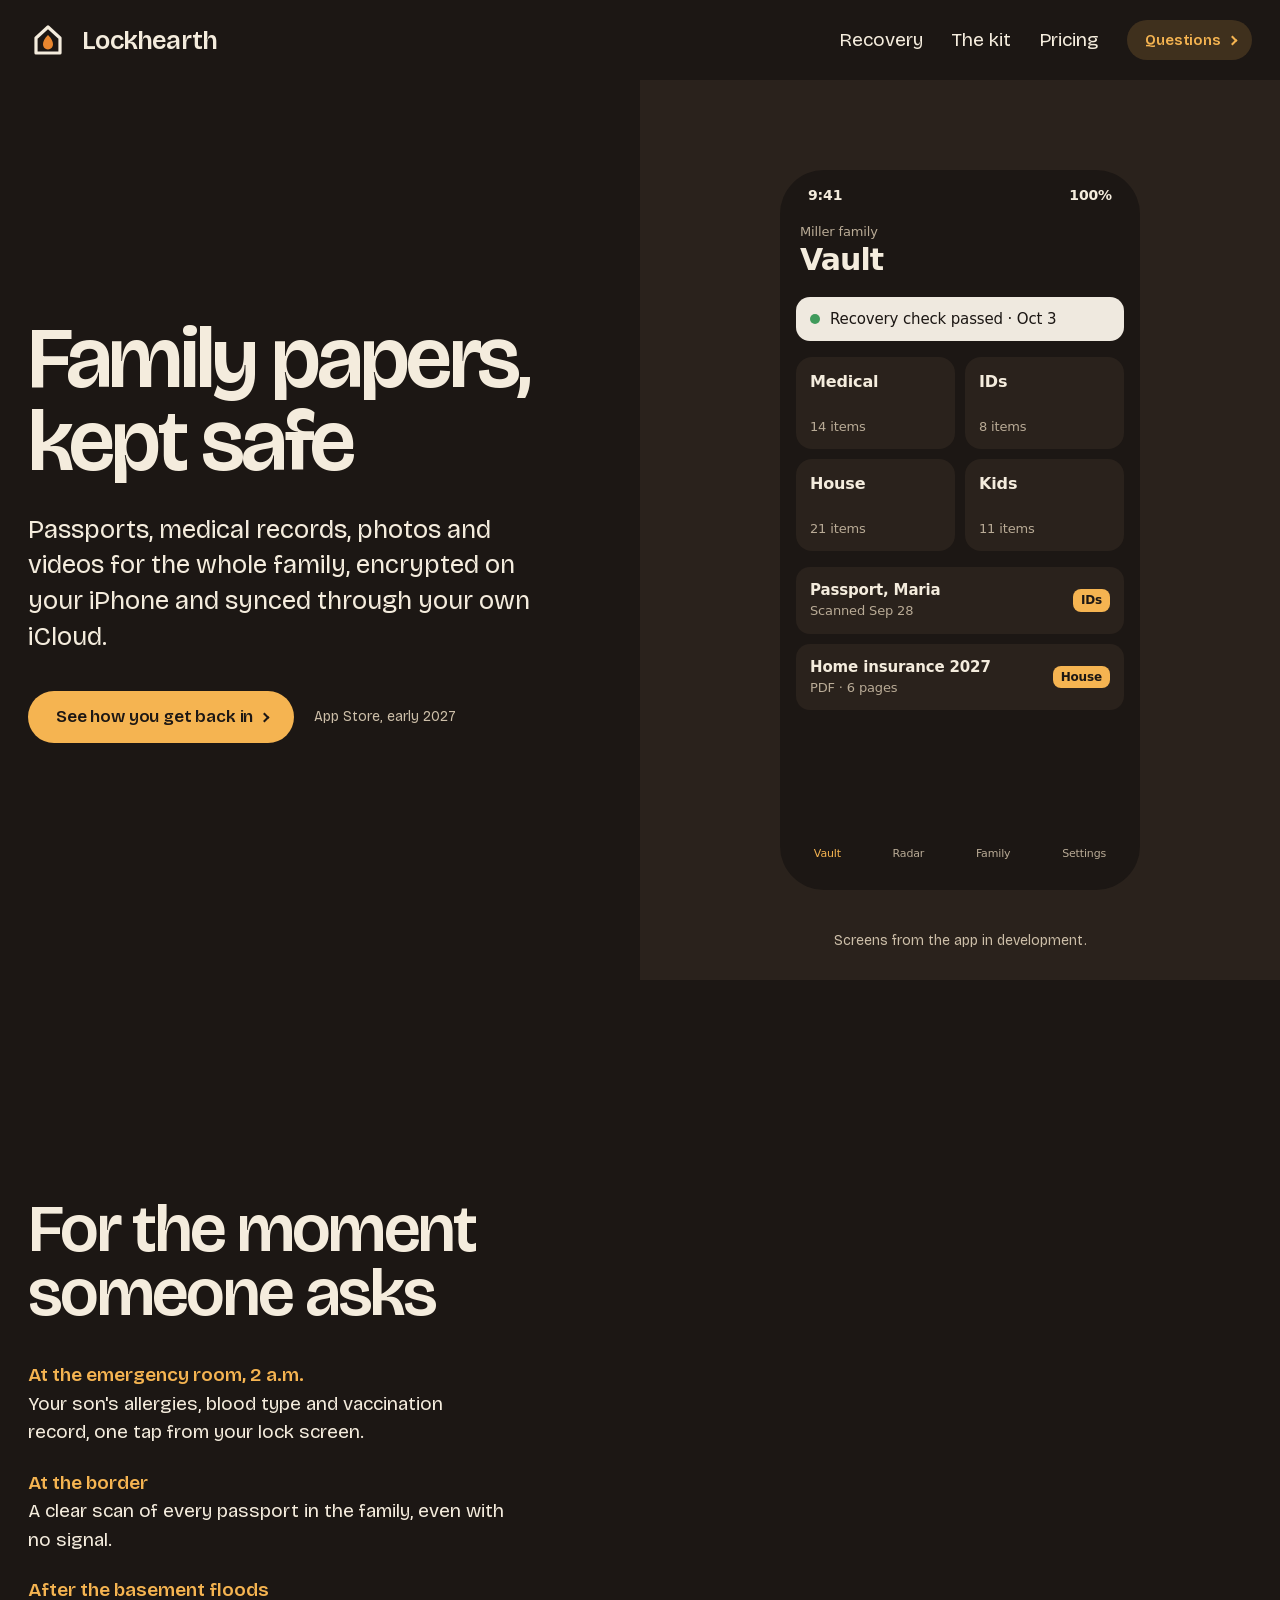
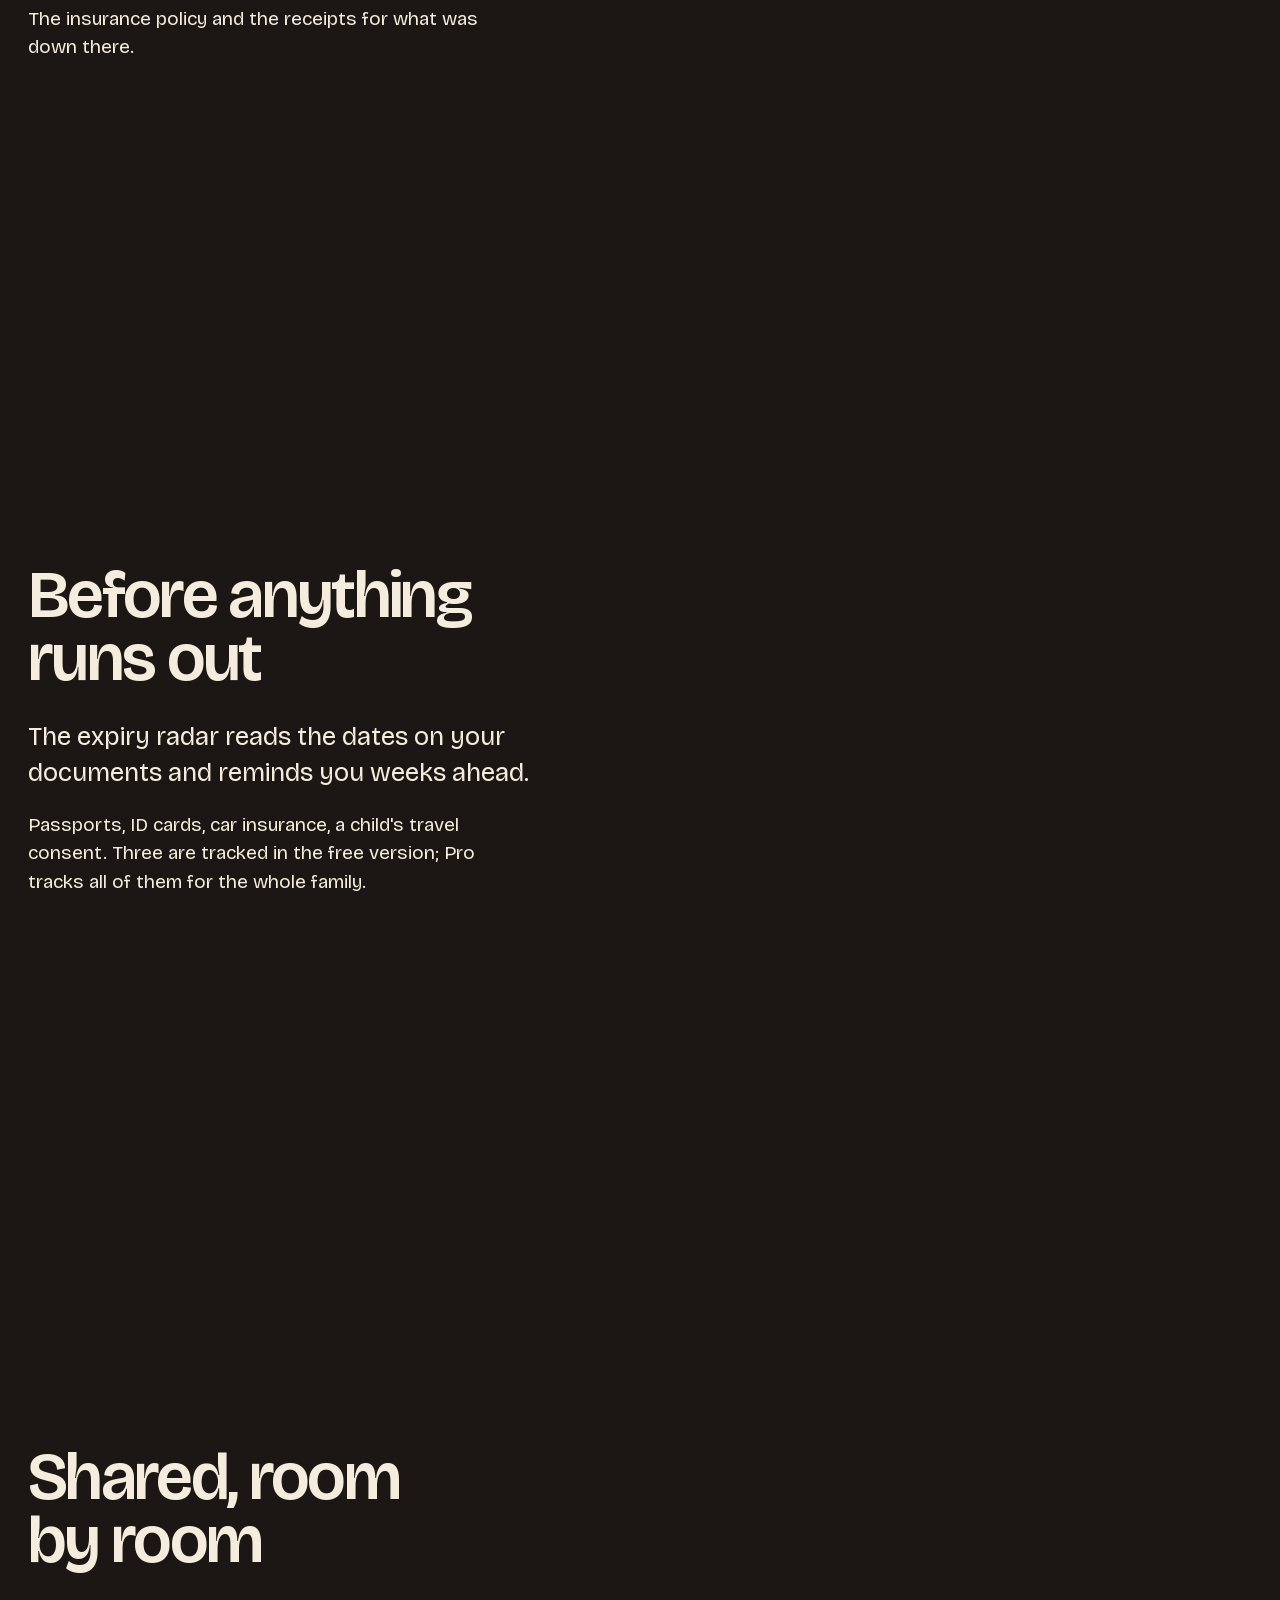
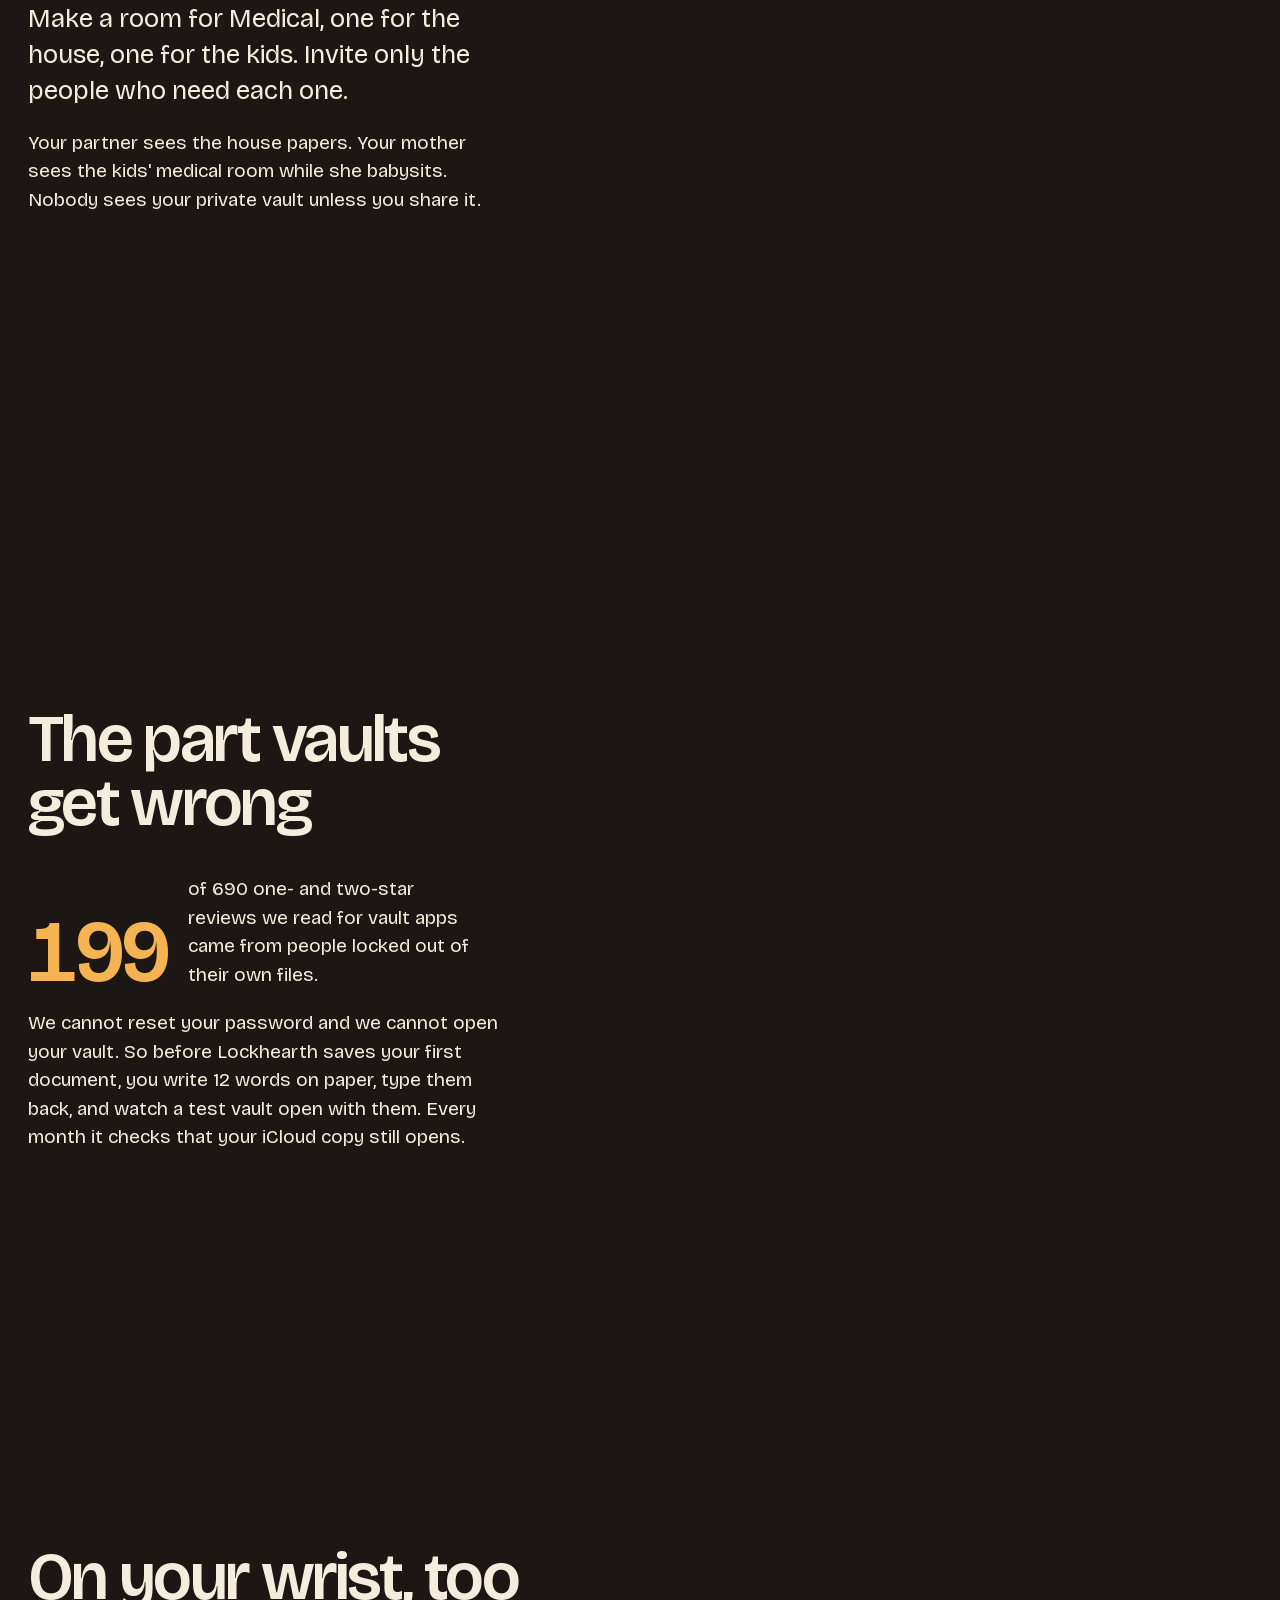
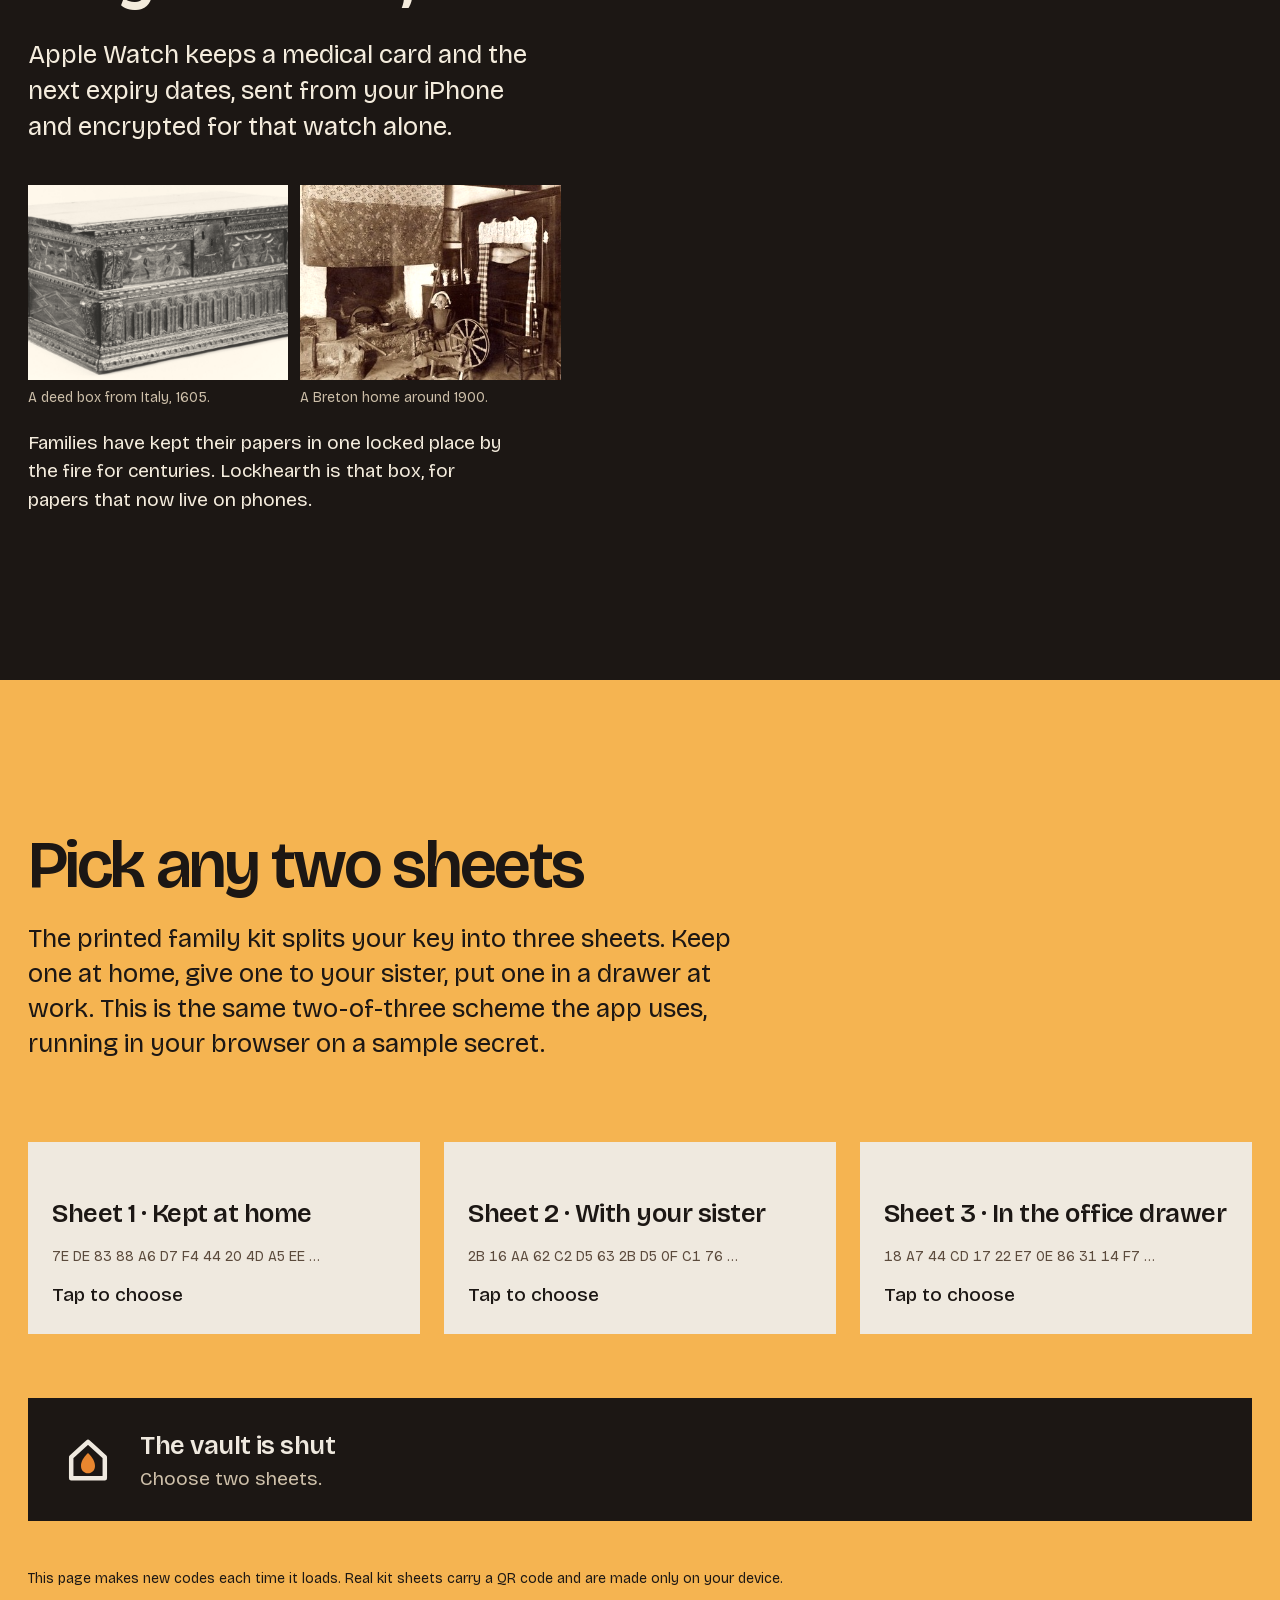
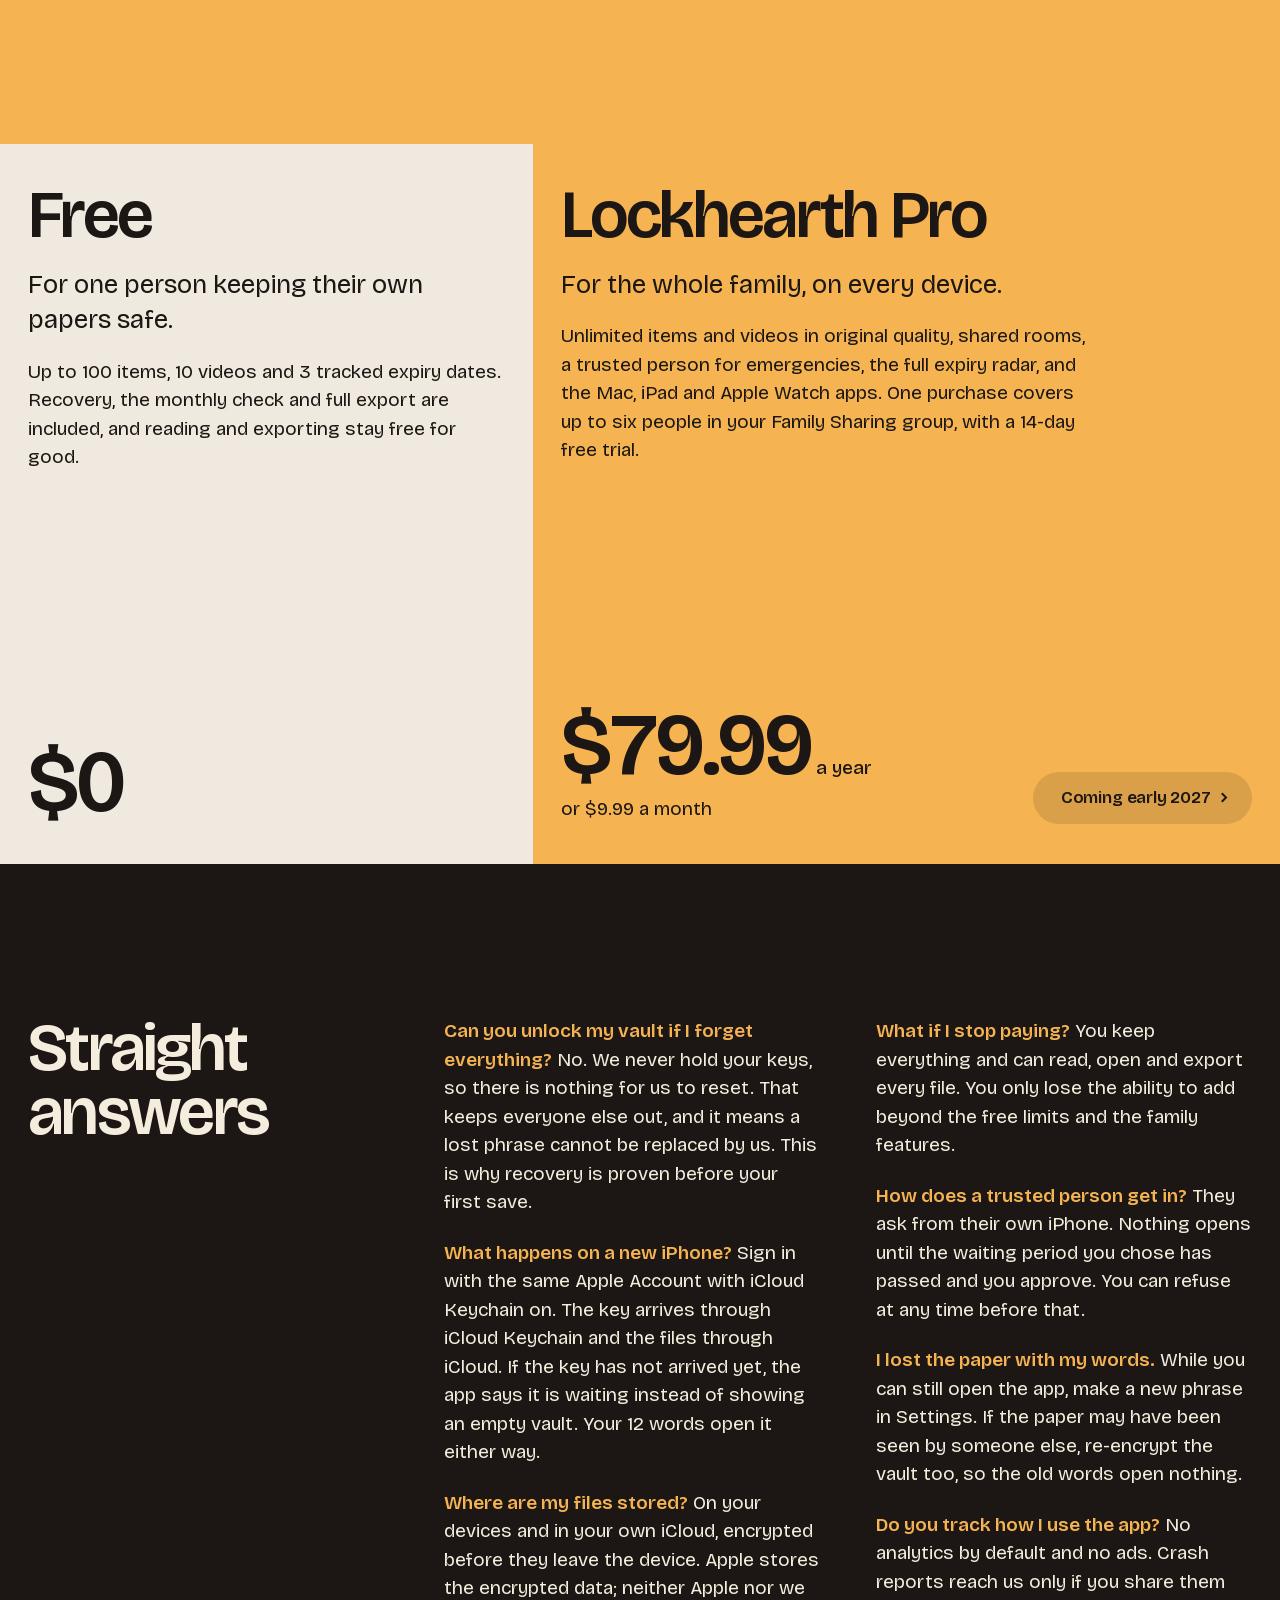
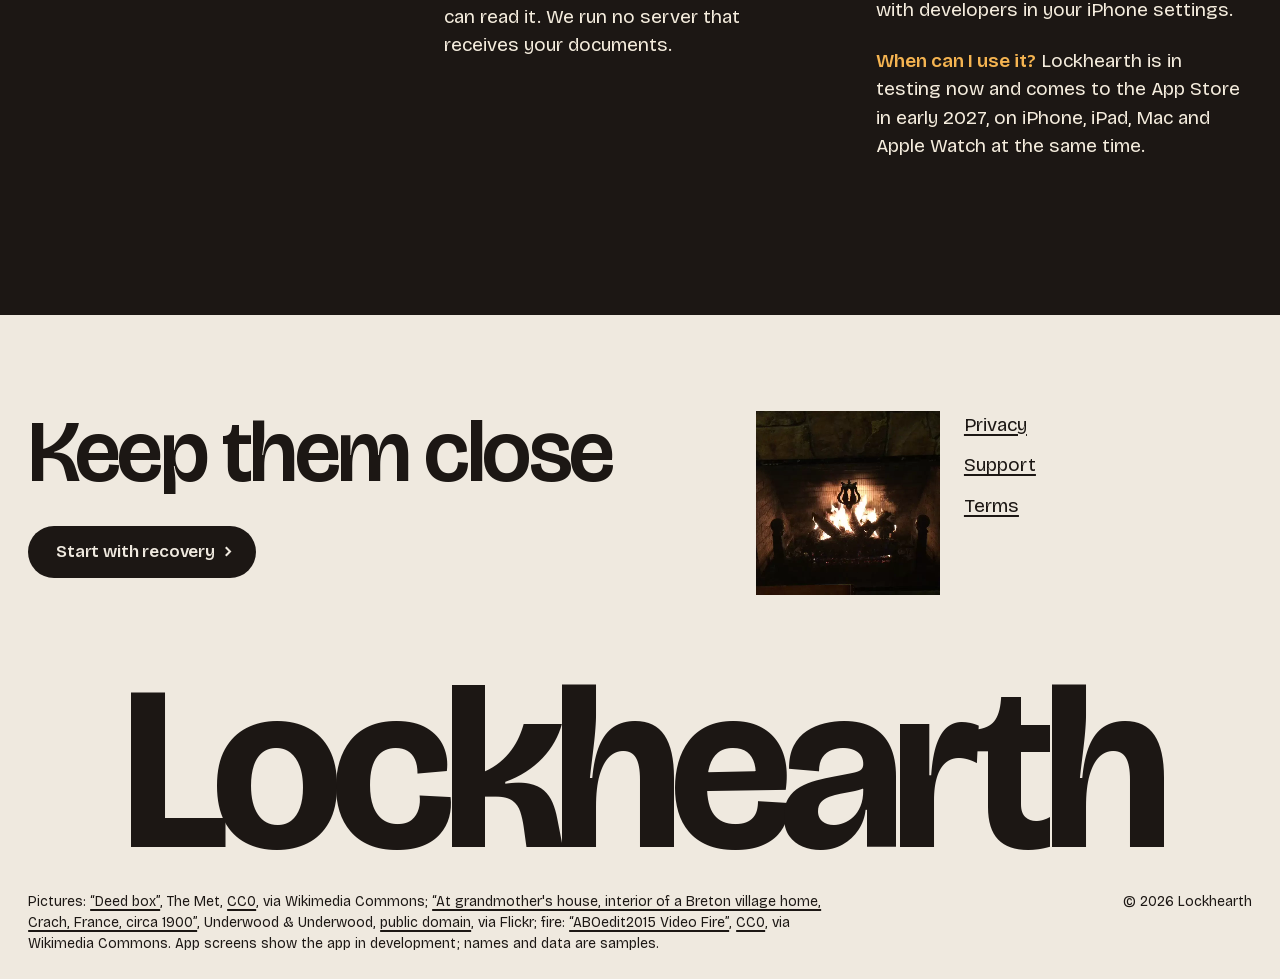
<file: index.html>
<!doctype html>
<html lang="en">
<head>
<meta charset="utf-8">
<meta name="viewport" content="width=device-width, initial-scale=1">
<title>Lockhearth: a safe place for your family's papers</title>
<meta name="description" content="An encrypted vault for your family's passports, medical papers, photos and videos on iPhone, iPad, Mac and Apple Watch. No account, no ads. Coming to the App Store in early 2027.">
<meta name="theme-color" content="#1c1714">
<link rel="icon" href="favicon.png">
<link rel="apple-touch-icon" href="apple-touch-icon.png">
<link rel="preload" href="fonts/bricolage-latin.woff2" as="font" type="font/woff2" crossorigin>
<link rel="stylesheet" href="style.css">
<link rel="stylesheet" href="home.css">
<script>document.documentElement.classList.add("js")</script>
</head>
<body>
<a class="skip" href="#main">Skip to content</a>

<header class="top">
  <a class="wordmark" href="./" aria-label="Lockhearth home">
    <svg viewBox="0 0 40 40" aria-hidden="true"><path d="M8 18 20 7l12 11v15H8z" fill="none" stroke="currentColor" stroke-width="3.2" stroke-linejoin="round"/><path d="M20 15c-3.6 3.4-5 6.6-5 9.2 0 3 2.2 5.2 5 5.2s5-2.2 5-5.2c0-2.6-1.4-5.8-5-9.2z" fill="#e8862f"/></svg>
    Lockhearth
  </a>
  <nav aria-label="Sections">
    <a href="#recovery">Recovery</a>
    <a href="#kit">The kit</a>
    <a href="#pricing">Pricing</a>
    <a class="button button--tinted button--small" href="#questions">Questions</a>
  </nav>
</header>

<main id="main">
<div class="story">
  <div class="chapters">

    <section class="chapter" data-screen="home" aria-labelledby="c1">
      <h1 id="c1">Family papers, kept safe</h1>
      <p class="lead">Passports, medical records, photos and videos for the whole family, encrypted on your iPhone and synced through your own iCloud.</p>
      <div class="actions">
        <a class="button button--amber" href="#recovery">See how you get back in</a>
        <span class="when">App Store, early 2027</span>
      </div>
      <div class="inline" aria-hidden="true"></div>
    </section>

    <section class="chapter" data-screen="medical" aria-labelledby="c2">
      <h2 id="c2">For the moment someone asks</h2>
      <div class="moments">
        <p><strong>At the emergency room, 2 a.m.</strong>Your son's allergies, blood type and vaccination record, one tap from your lock screen.</p>
        <p><strong>At the border</strong>A clear scan of every passport in the family, even with no signal.</p>
        <p><strong>After the basement floods</strong>The insurance policy and the receipts for what was down there.</p>
      </div>
      <div class="inline" aria-hidden="true"></div>
    </section>

    <section class="chapter" data-screen="radar" aria-labelledby="c3">
      <h2 id="c3">Before anything runs out</h2>
      <p class="lead">The expiry radar reads the dates on your documents and reminds you weeks ahead.</p>
      <p class="body">Passports, ID cards, car insurance, a child's travel consent. Three are tracked in the free version; Pro tracks all of them for the whole family.</p>
      <div class="inline" aria-hidden="true"></div>
    </section>

    <section class="chapter" data-screen="family" aria-labelledby="c4">
      <h2 id="c4">Shared, room by room</h2>
      <p class="lead">Make a room for Medical, one for the house, one for the kids. Invite only the people who need each one.</p>
      <p class="body">Your partner sees the house papers. Your mother sees the kids' medical room while she babysits. Nobody sees your private vault unless you share it.</p>
      <div class="inline" aria-hidden="true"></div>
    </section>

    <section class="chapter" id="recovery" data-screen="words" aria-labelledby="c5">
      <h2 id="c5">The part vaults get wrong</h2>
      <div class="stat">
        <span class="big num">199</span>
        <p>of 690 one- and two-star reviews we read for vault apps came from people locked out of their own files.</p>
      </div>
      <p class="body">We cannot reset your password and we cannot open your vault. So before Lockhearth saves your first document, you write 12 words on paper, type them back, and watch a test vault open with them. Every month it checks that your iCloud copy still opens.</p>
      <div class="inline" aria-hidden="true"></div>
    </section>

    <section class="chapter" data-screen="watch" aria-labelledby="c6">
      <h2 id="c6">On your wrist, too</h2>
      <p class="lead">Apple Watch keeps a medical card and the next expiry dates, sent from your iPhone and encrypted for that watch alone.</p>
      <div class="archive">
        <figure>
          <img src="assets/deed-box.jpg" width="1920" height="1093" alt="A carved walnut deed box with an iron lock plate, dated 1605." loading="lazy">
          <figcaption>A deed box from Italy, 1605.</figcaption>
        </figure>
        <figure>
          <img src="assets/hearth.jpg" width="405" height="410" alt="The hearth of a Breton village home around 1900." loading="lazy">
          <figcaption>A Breton home around 1900.</figcaption>
        </figure>
      </div>
      <p class="body">Families have kept their papers in one locked place by the fire for centuries. Lockhearth is that box, for papers that now live on phones.</p>
      <div class="inline" aria-hidden="true"></div>
    </section>

  </div>

  <aside class="stage" aria-label="Lockhearth on iPhone">
    <div class="stage__screens" data-stage>

      <div class="screen is-on" data-ui data-name="home" role="img" aria-label="Lockhearth home screen with four rooms and a passed recovery check">
        <div class="status"><span>9:41</span><span>100%</span></div>
        <div class="nav"><small>Miller family</small><b>Vault</b></div>
        <div class="check"><i></i><span>Recovery check passed · Oct 3</span></div>
        <div class="rooms">
          <div class="room"><b>Medical</b><span>14 items</span></div>
          <div class="room"><b>IDs</b><span>8 items</span></div>
          <div class="room"><b>House</b><span>21 items</span></div>
          <div class="room"><b>Kids</b><span>11 items</span></div>
        </div>
        <div class="list">
          <div class="item"><div><b>Passport, Maria</b><br><span>Scanned Sep 28</span></div><span class="tag">IDs</span></div>
          <div class="item"><div><b>Home insurance 2027</b><br><span>PDF · 6 pages</span></div><span class="tag">House</span></div>
        </div>
        <div class="tabbar"><span class="on">Vault</span><span>Radar</span><span>Family</span><span>Settings</span></div>
      </div>

      <div class="screen" data-ui data-name="medical" role="img" aria-label="Medical card for a child with allergies and blood type">
        <div class="status"><span>2:07</span><span>38%</span></div>
        <div class="nav"><small>Medical</small><b>Luca, 7</b></div>
        <div class="doc">
          <h4>Emergency card</h4>
          <div class="field"><span>Blood type</span><b>A+</b></div>
          <div class="field"><span>Allergies</span><b>Penicillin, peanuts</b></div>
          <div class="field"><span>Medication</span><b>Ventolin inhaler</b></div>
          <div class="field"><span>Last tetanus shot</span><b>Mar 2025</b></div>
          <div class="field"><span>Pediatrician</span><b>Dr. Ionescu</b></div>
        </div>
        <div class="list">
          <div class="item"><div><b>Vaccination record</b><br><span>3 pages</span></div><span class="tag">PDF</span></div>
          <div class="item"><div><b>Health insurance card</b><br><span>Front and back</span></div><span class="tag">Scan</span></div>
        </div>
        <div class="tabbar"><span class="on">Vault</span><span>Radar</span><span>Family</span><span>Settings</span></div>
      </div>

      <div class="screen" data-ui data-name="radar" role="img" aria-label="Expiry radar listing documents that expire soon">
        <div class="status"><span>9:41</span><span>100%</span></div>
        <div class="nav"><small>Next 12 months</small><b>Radar</b></div>
        <div class="list">
          <div class="item is-hot"><div><b>Car insurance</b><br><span>Expires Nov 2</span></div><span class="tag">12 days</span></div>
          <div class="item"><div><b>Passport, Daniel</b><br><span>Expires Dec 3</span></div><span class="tag">43 days</span></div>
          <div class="item"><div><b>Travel consent, Luca</b><br><span>Expires Feb 14</span></div><span class="tag">4 months</span></div>
          <div class="item"><div><b>ID card, Maria</b><br><span>Expires Jul 30</span></div><span class="tag">9 months</span></div>
        </div>
        <div class="hint">Reminders 60, 30 and 7 days ahead. Dates are read on this iPhone and stored encrypted.</div>
        <div class="tabbar"><span>Vault</span><span class="on">Radar</span><span>Family</span><span>Settings</span></div>
      </div>

      <div class="screen" data-ui data-name="family" role="img" aria-label="Room sharing screen with three family members">
        <div class="status"><span>9:41</span><span>100%</span></div>
        <div class="nav"><small>Shared room</small><b>Kids</b></div>
        <div class="people"><i style="background:#f5b451">MM</i><i style="background:#efe9df">DM</i><i style="background:#b9ab96">EM</i></div>
        <div class="list">
          <div class="item"><div><b>Maria</b><br><span>Owner</span></div><span>Can edit</span></div>
          <div class="item"><div><b>Daniel</b><br><span>Joined Sep 30</span></div><span>Can edit</span></div>
          <div class="item"><div><b>Elena, grandma</b><br><span>Until Sunday, 8 p.m.</span></div><span>Can view</span></div>
        </div>
        <div class="cta">Invite someone</div>
        <div class="tabbar"><span>Vault</span><span>Radar</span><span class="on">Family</span><span>Settings</span></div>
      </div>

      <div class="screen" data-ui data-name="words" role="img" aria-label="Recovery phrase entry, seven of twelve words typed">
        <div class="status"><span>9:41</span><span>100%</span></div>
        <div class="nav"><small>Before your first save</small><b>Type your words</b></div>
        <div class="hint">From your paper, in order. The phrase is hidden now.</div>
        <div class="words">
          <span class="done"><em>1</em>••••</span><span class="done"><em>2</em>••••</span><span class="done"><em>3</em>••••</span>
          <span class="done"><em>4</em>••••</span><span class="done"><em>5</em>••••</span><span class="done"><em>6</em>••••</span>
          <span class="done"><em>7</em>••••</span><span class="cur"><em>8</em>ha</span><span><em>9</em></span>
          <span><em>10</em></span><span><em>11</em></span><span><em>12</em></span>
        </div>
        <div class="progress"><i></i></div>
        <div class="hint">When all 12 are in, a separate test vault opens with them. Only then is your passport saved.</div>
        <div class="cta">Open test vault</div>
      </div>

      <div class="screen watch" data-ui data-name="watch" role="img" aria-label="Apple Watch medical card">
        <div class="nav"><small>Medical</small><b>Luca, 7</b></div>
        <div class="doc">
          <div class="field"><span>Blood</span><b>A+</b></div>
          <div class="field"><span>Allergy</span><b>Penicillin</b></div>
        </div>
      </div>

    </div>
    <p class="stage__note">Screens from the app in development.</p>
  </aside>
</div>

<section class="section kit" id="kit" aria-labelledby="kit-h">
  <div class="grid12">
    <div class="head reveal">
      <h2 id="kit-h">Pick any two sheets</h2>
      <p>The printed family kit splits your key into three sheets. Keep one at home, give one to your sister, put one in a drawer at work. This is the same two-of-three scheme the app uses, running in your browser on a sample secret.</p>
    </div>
    <div class="sheets reveal" data-kit>
      <button class="sheet" type="button" aria-pressed="false" data-x="1">
        <span class="stripe" aria-hidden="true"><span></span><span></span><span></span><span></span><span></span><span></span><span></span><span></span><span></span><span></span><span></span><span></span><span></span><span></span><span></span><span></span><span></span><span></span><span></span><span></span><span></span><span></span><span></span><span></span><span></span><span></span><span></span><span></span><span></span><span></span></span>
        <span class="sheet__body"><span class="sheet__name">Sheet 1 · Kept at home</span><span class="sheet__code" data-code>Printed code appears here</span><span class="sheet__state">Tap to choose</span></span>
      </button>
      <button class="sheet" type="button" aria-pressed="false" data-x="2">
        <span class="stripe" aria-hidden="true"><span></span><span></span><span></span><span></span><span></span><span></span><span></span><span></span><span></span><span></span><span></span><span></span><span></span><span></span><span></span><span></span><span></span><span></span><span></span><span></span><span></span><span></span><span></span><span></span><span></span><span></span><span></span><span></span><span></span><span></span></span>
        <span class="sheet__body"><span class="sheet__name">Sheet 2 · With your sister</span><span class="sheet__code" data-code>Printed code appears here</span><span class="sheet__state">Tap to choose</span></span>
      </button>
      <button class="sheet" type="button" aria-pressed="false" data-x="3">
        <span class="stripe" aria-hidden="true"><span></span><span></span><span></span><span></span><span></span><span></span><span></span><span></span><span></span><span></span><span></span><span></span><span></span><span></span><span></span><span></span><span></span><span></span><span></span><span></span><span></span><span></span><span></span><span></span><span></span><span></span><span></span><span></span><span></span><span></span></span>
        <span class="sheet__body"><span class="sheet__name">Sheet 3 · In the office drawer</span><span class="sheet__code" data-code>Printed code appears here</span><span class="sheet__state">Tap to choose</span></span>
      </button>
    </div>
    <div class="vault reveal" data-vault aria-live="polite">
      <svg class="vault__icon" viewBox="0 0 40 40" aria-hidden="true"><path d="M8 18 20 7l12 11v15H8z" fill="none" stroke="currentColor" stroke-width="3.2" stroke-linejoin="round"/><path d="M20 15c-3.6 3.4-5 6.6-5 9.2 0 3 2.2 5.2 5 5.2s5-2.2 5-5.2c0-2.6-1.4-5.8-5-9.2z" fill="#e8862f"/></svg>
      <p class="vault__text"><strong data-vault-title>The vault is shut</strong><span data-vault-detail>Choose two sheets. Without the script, the idea is the same: any two of the three printed sheets rebuild the key; one sheet alone is just noise.</span></p>
    </div>
    <p class="note reveal">This page makes new codes each time it loads. Real kit sheets carry a QR code and are made only on your device.</p>
  </div>
</section>

<section id="pricing" aria-label="Pricing">
  <div class="plans">
    <div class="plan plan--free reveal">
      <div>
        <h2>Free</h2>
        <p class="who">For one person keeping their own papers safe.</p>
        <p class="incl">Up to 100 items, 10 videos and 3 tracked expiry dates. Recovery, the monthly check and full export are included, and reading and exporting stay free for good.</p>
      </div>
      <div class="plan__foot"><p class="price num">$0</p></div>
    </div>
    <div class="plan plan--pro reveal">
      <div>
        <h2>Lockhearth Pro</h2>
        <p class="who">For the whole family, on every device.</p>
        <p class="incl">Unlimited items and videos in original quality, shared rooms, a trusted person for emergencies, the full expiry radar, and the Mac, iPad and Apple Watch apps. One purchase covers up to six people in your Family Sharing group, with a 14-day free trial.</p>
      </div>
      <div class="plan__foot">
        <div><p class="price num">$79.99<small>a year</small></p><p class="or num">or $9.99 a month</p></div>
        <a class="button button--ink-tinted" href="#questions">Coming early 2027</a>
      </div>
    </div>
  </div>
</section>

<section class="section" id="questions" aria-labelledby="faq-h">
  <div class="notes">
    <h2 id="faq-h" class="reveal">Straight answers</h2>
    <div class="cols reveal">
      <p><b>Can you unlock my vault if I forget everything?</b> No. We never hold your keys, so there is nothing for us to reset. That keeps everyone else out, and it means a lost phrase cannot be replaced by us. This is why recovery is proven before your first save.</p>
      <p><b>What happens on a new iPhone?</b> Sign in with the same Apple Account with iCloud Keychain on. The key arrives through iCloud Keychain and the files through iCloud. If the key has not arrived yet, the app says it is waiting instead of showing an empty vault. Your 12 words open it either way.</p>
      <p><b>Where are my files stored?</b> On your devices and in your own iCloud, encrypted before they leave the device. Apple stores the encrypted data; neither Apple nor we can read it. We run no server that receives your documents.</p>
      <p><b>What if I stop paying?</b> You keep everything and can read, open and export every file. You only lose the ability to add beyond the free limits and the family features.</p>
      <p><b>How does a trusted person get in?</b> They ask from their own iPhone. Nothing opens until the waiting period you chose has passed and you approve. You can refuse at any time before that.</p>
      <p><b>I lost the paper with my words.</b> While you can still open the app, make a new phrase in Settings. If the paper may have been seen by someone else, re-encrypt the vault too, so the old words open nothing.</p>
      <p><b>Do you track how I use the app?</b> No analytics by default and no ads. Crash reports reach us only if you share them with developers in your iPhone settings.</p>
      <p><b>When can I use it?</b> Lockhearth is in testing now and comes to the App Store in early 2027, on iPhone, iPad, Mac and Apple Watch at the same time.</p>
    </div>
  </div>
</section>
</main>

<footer class="close">
  <div class="close__top">
    <div class="close__invite">
      <p class="big">Keep them close</p>
      <a class="button" href="#recovery">Start with recovery</a>
    </div>
    <figure class="close__fire">
      <video autoplay muted loop playsinline preload="metadata" poster="assets/aboedit2015-video-fire-poster.jpg" width="640" height="640" aria-label="A fire burning in a stone fireplace.">
        <source src="assets/aboedit2015-video-fire.webm" type="video/webm">
      </video>
    </figure>
    <nav class="close__links" aria-label="Pages">
      <a href="privacy.html">Privacy</a>
      <a href="support.html">Support</a>
      <a href="terms.html">Terms</a>
    </nav>
  </div>
  <p class="close__name" aria-hidden="true">Lockhearth</p>
  <div class="close__legal">
    <p class="credits">Pictures: <a href="https://commons.wikimedia.org/w/index.php?curid=60173444">“Deed box”</a>, The Met, <a href="https://creativecommons.org/publicdomain/zero/1.0/deed.en/">CC0</a>, via Wikimedia Commons; <a href="https://www.flickr.com/photos/70994841@N07/7899492072">“At grandmother's house, interior of a Breton village home, Crach, France, circa 1900”</a>, Underwood &amp; Underwood, <a href="https://creativecommons.org/publicdomain/mark/1.0/">public domain</a>, via Flickr; fire: <a href="https://commons.wikimedia.org/wiki/File:ABOedit2015-Video-Fire.webm">“ABOedit2015 Video Fire”</a>, <a href="https://creativecommons.org/publicdomain/zero/1.0/deed.en">CC0</a>, via Wikimedia Commons. App screens show the app in development; names and data are samples.</p>
    <p>© 2026 Lockhearth</p>
  </div>
</footer>

<script src="script.js" defer></script>
</body>
</html>
</file>
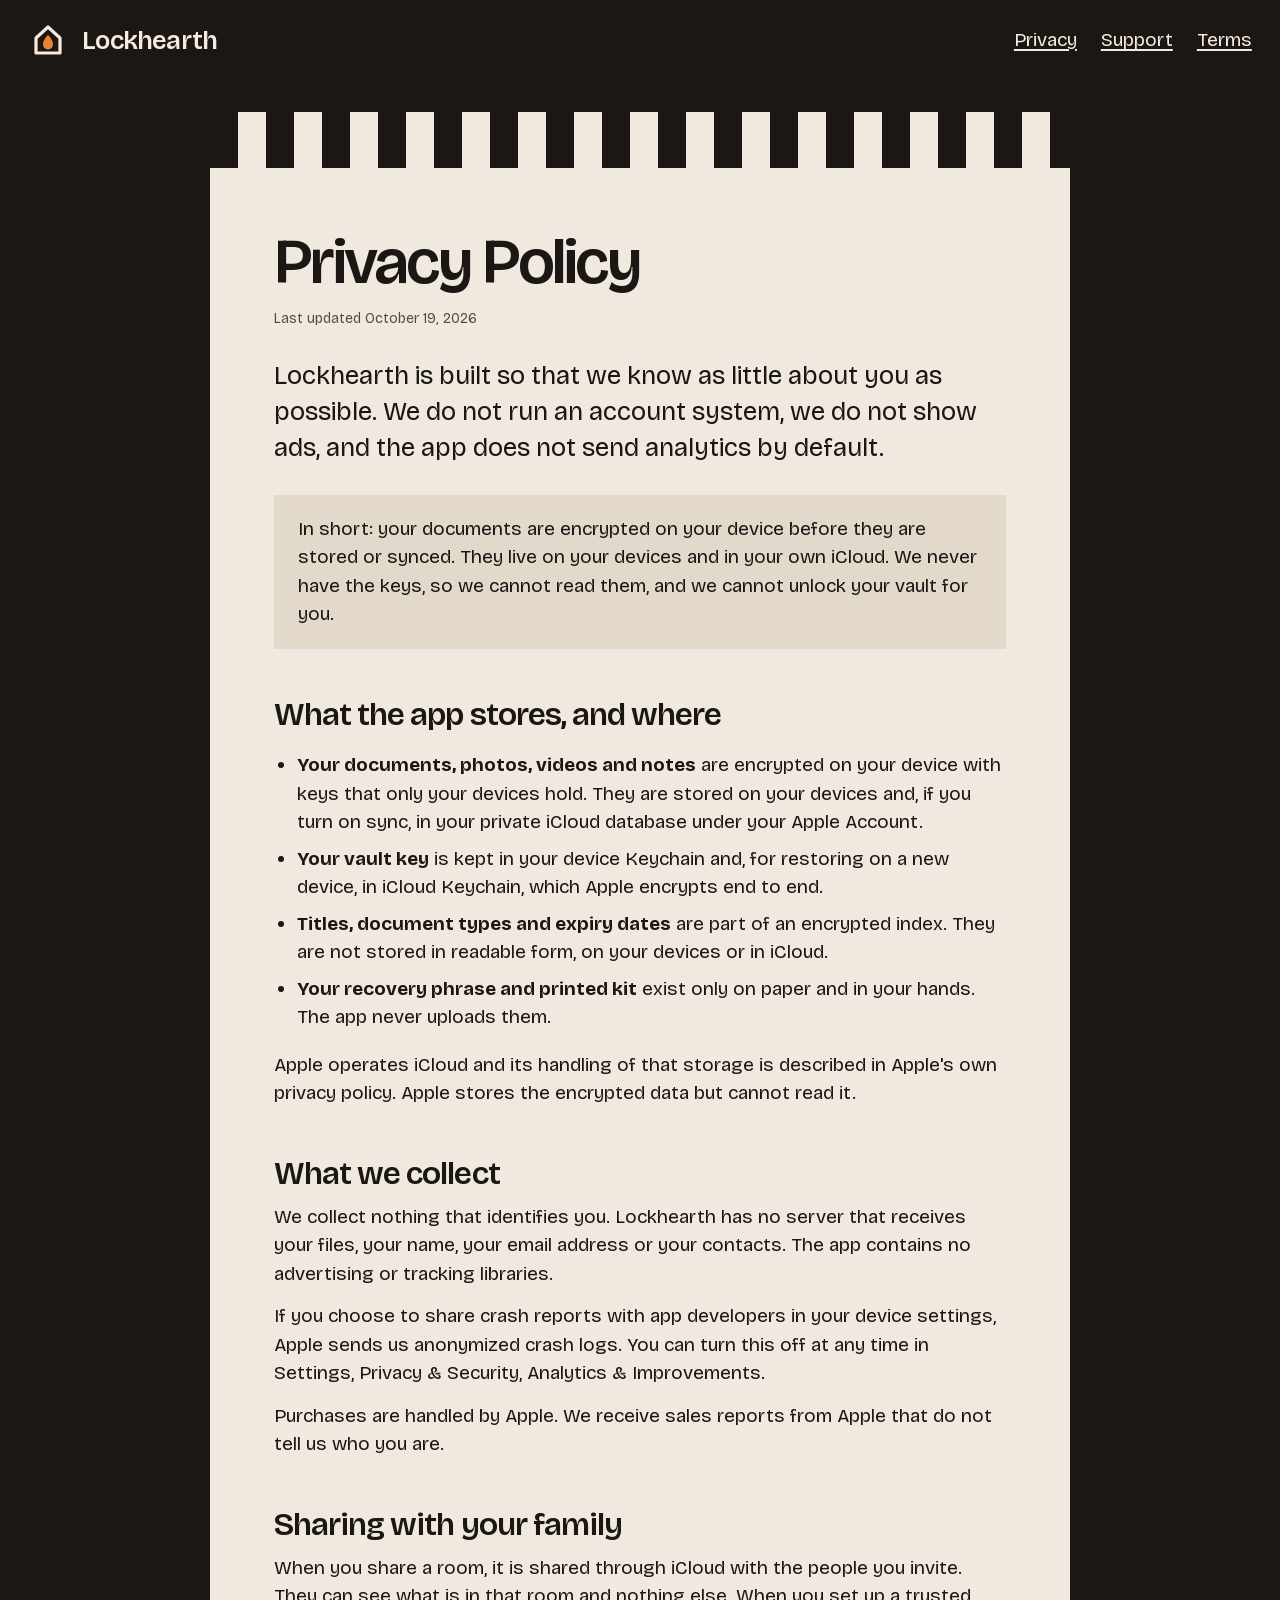
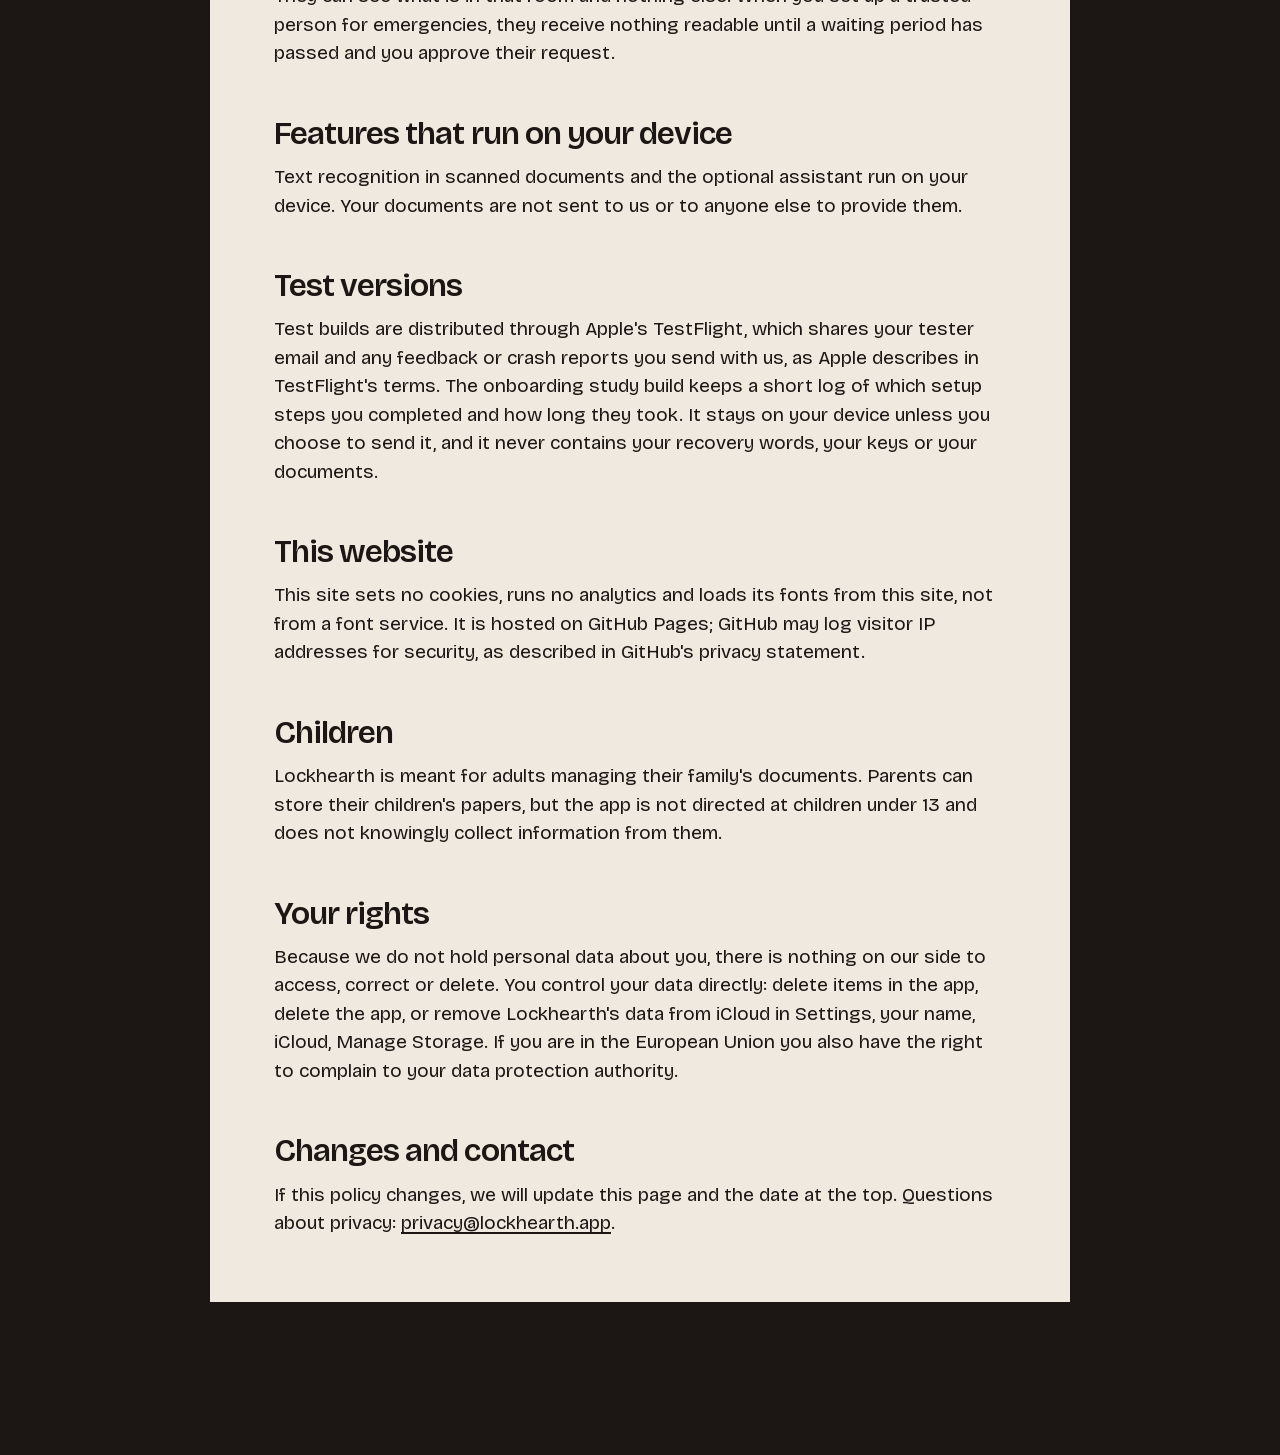
<file: privacy.html>
<!doctype html>
<html lang="en">
<head>
<meta charset="utf-8">
<meta name="viewport" content="width=device-width, initial-scale=1">
<title>Privacy Policy · Lockhearth</title>
<meta name="description" content="Lockhearth has no account and no analytics by default. Your documents are encrypted on your device and stored in your own iCloud.">
<meta name="theme-color" content="#1c1714">
<link rel="icon" href="favicon.png">
<link rel="preload" href="fonts/bricolage-latin.woff2" as="font" type="font/woff2" crossorigin>
<link rel="stylesheet" href="style.css">
</head>
<body>
<a class="skip" href="#main">Skip to content</a>
<header class="doc-nav">
  <a class="wordmark" href="./"><svg viewBox="0 0 40 40" aria-hidden="true"><path d="M8 18 20 7l12 11v15H8z" fill="none" stroke="currentColor" stroke-width="3.2" stroke-linejoin="round"/><path d="M20 15c-3.6 3.4-5 6.6-5 9.2 0 3 2.2 5.2 5 5.2s5-2.2 5-5.2c0-2.6-1.4-5.8-5-9.2z" fill="#e8862f"/></svg>Lockhearth</a>
  <nav aria-label="Pages"><a href="privacy.html" aria-current="page">Privacy</a><a href="support.html">Support</a><a href="terms.html">Terms</a></nav>
</header>
<main id="main" class="doc">
  <div class="stripe" aria-hidden="true"><span></span><span></span><span></span><span></span><span></span><span></span><span></span><span></span><span></span><span></span><span></span><span></span><span></span><span></span><span></span><span></span><span></span><span></span><span></span><span></span><span></span><span></span><span></span><span></span><span></span><span></span><span></span><span></span><span></span><span></span><span></span></div>
  <div class="doc__body">
    <h1>Privacy Policy</h1>
    <p class="updated">Last updated October 19, 2026</p>
    <p class="lead">Lockhearth is built so that we know as little about you as possible. We do not run an account system, we do not show ads, and the app does not send analytics by default.</p>
    <div class="plain"><p>In short: your documents are encrypted on your device before they are stored or synced. They live on your devices and in your own iCloud. We never have the keys, so we cannot read them, and we cannot unlock your vault for you.</p></div>

    <h2>What the app stores, and where</h2>
    <ul>
      <li><strong>Your documents, photos, videos and notes</strong> are encrypted on your device with keys that only your devices hold. They are stored on your devices and, if you turn on sync, in your private iCloud database under your Apple Account.</li>
      <li><strong>Your vault key</strong> is kept in your device Keychain and, for restoring on a new device, in iCloud Keychain, which Apple encrypts end to end.</li>
      <li><strong>Titles, document types and expiry dates</strong> are part of an encrypted index. They are not stored in readable form, on your devices or in iCloud.</li>
      <li><strong>Your recovery phrase and printed kit</strong> exist only on paper and in your hands. The app never uploads them.</li>
    </ul>
    <p>Apple operates iCloud and its handling of that storage is described in Apple's own privacy policy. Apple stores the encrypted data but cannot read it.</p>

    <h2>What we collect</h2>
    <p>We collect nothing that identifies you. Lockhearth has no server that receives your files, your name, your email address or your contacts. The app contains no advertising or tracking libraries.</p>
    <p>If you choose to share crash reports with app developers in your device settings, Apple sends us anonymized crash logs. You can turn this off at any time in Settings, Privacy &amp; Security, Analytics &amp; Improvements.</p>
    <p>Purchases are handled by Apple. We receive sales reports from Apple that do not tell us who you are.</p>

    <h2>Sharing with your family</h2>
    <p>When you share a room, it is shared through iCloud with the people you invite. They can see what is in that room and nothing else. When you set up a trusted person for emergencies, they receive nothing readable until a waiting period has passed and you approve their request.</p>

    <h2>Features that run on your device</h2>
    <p>Text recognition in scanned documents and the optional assistant run on your device. Your documents are not sent to us or to anyone else to provide them.</p>

    <h2>Test versions</h2>
    <p>Test builds are distributed through Apple's TestFlight, which shares your tester email and any feedback or crash reports you send with us, as Apple describes in TestFlight's terms. The onboarding study build keeps a short log of which setup steps you completed and how long they took. It stays on your device unless you choose to send it, and it never contains your recovery words, your keys or your documents.</p>

    <h2>This website</h2>
    <p>This site sets no cookies, runs no analytics and loads its fonts from this site, not from a font service. It is hosted on GitHub Pages; GitHub may log visitor IP addresses for security, as described in GitHub's privacy statement.</p>

    <h2>Children</h2>
    <p>Lockhearth is meant for adults managing their family's documents. Parents can store their children's papers, but the app is not directed at children under 13 and does not knowingly collect information from them.</p>

    <h2>Your rights</h2>
    <p>Because we do not hold personal data about you, there is nothing on our side to access, correct or delete. You control your data directly: delete items in the app, delete the app, or remove Lockhearth's data from iCloud in Settings, your name, iCloud, Manage Storage. If you are in the European Union you also have the right to complain to your data protection authority.</p>

    <h2>Changes and contact</h2>
    <p>If this policy changes, we will update this page and the date at the top. Questions about privacy: <a href="mailto:privacy@lockhearth.app">privacy@lockhearth.app</a>.</p>
  </div>
</main>
</body>
</html>
</file>
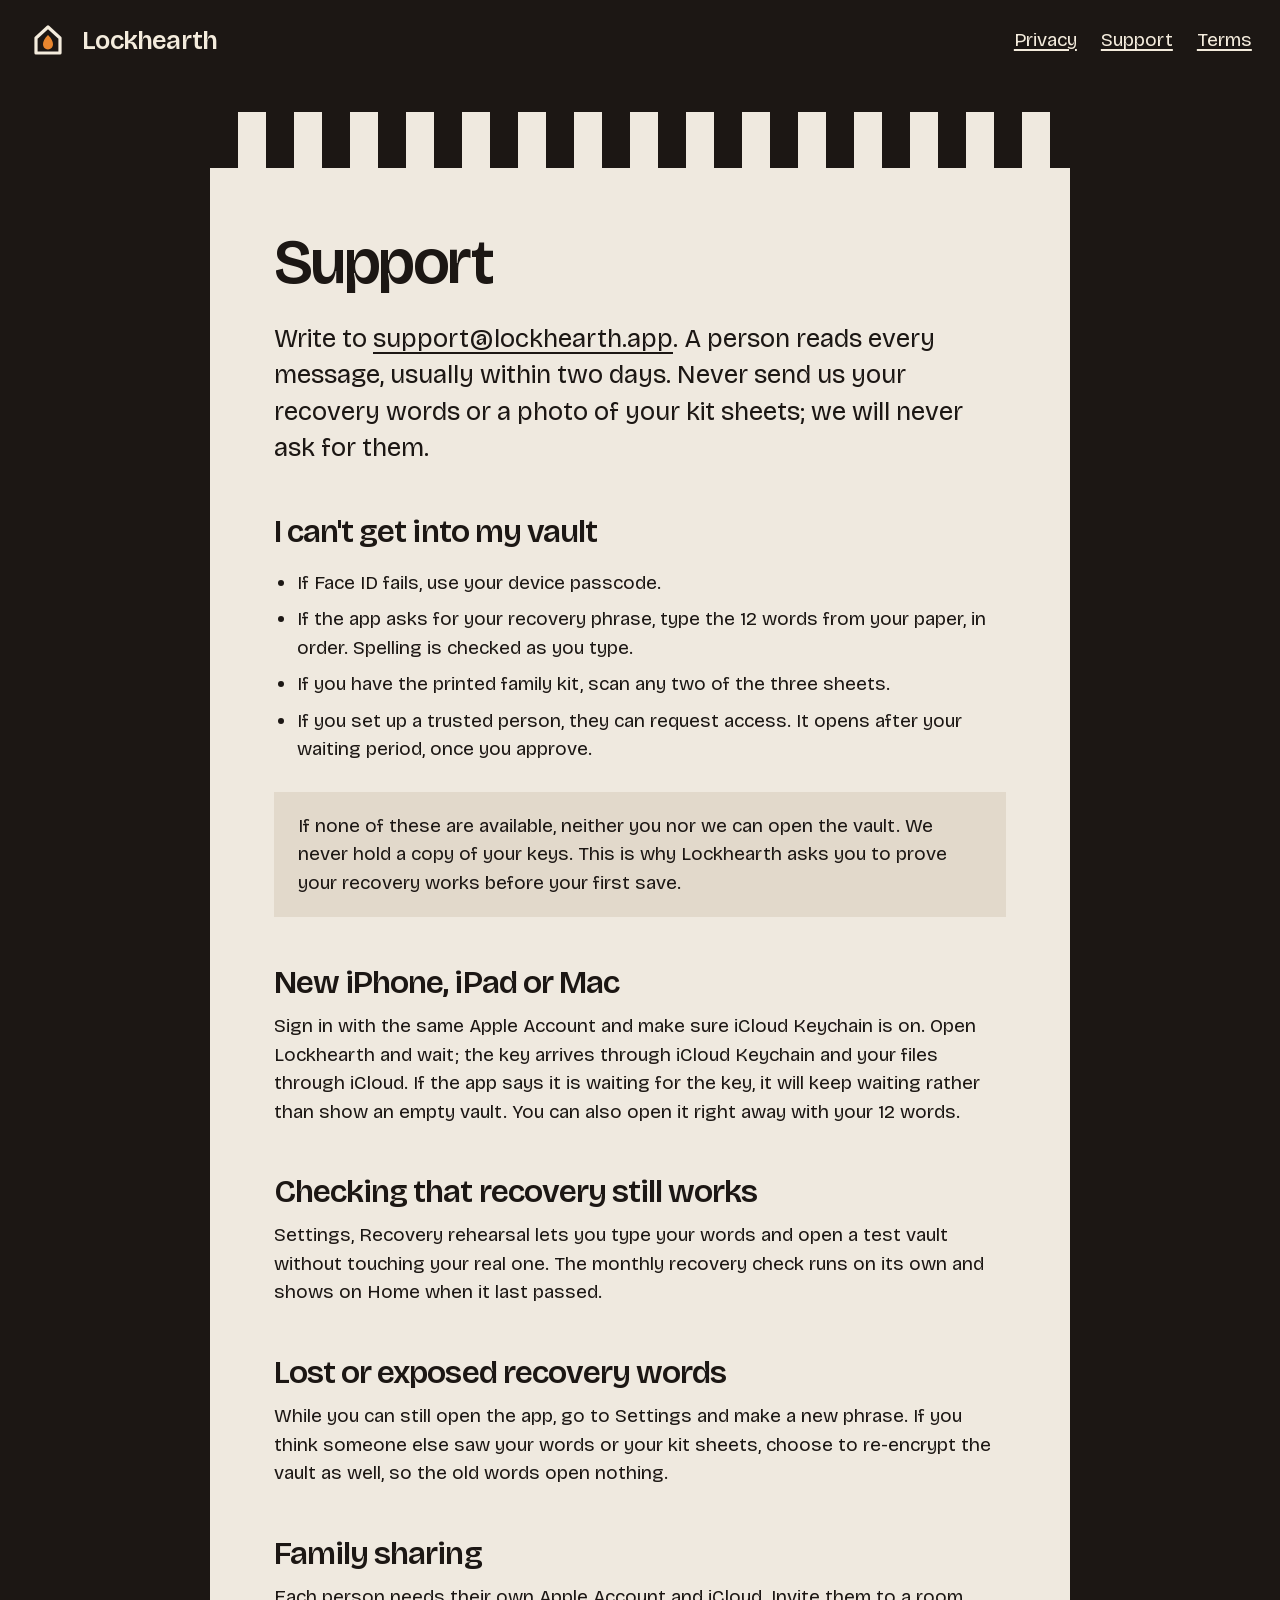
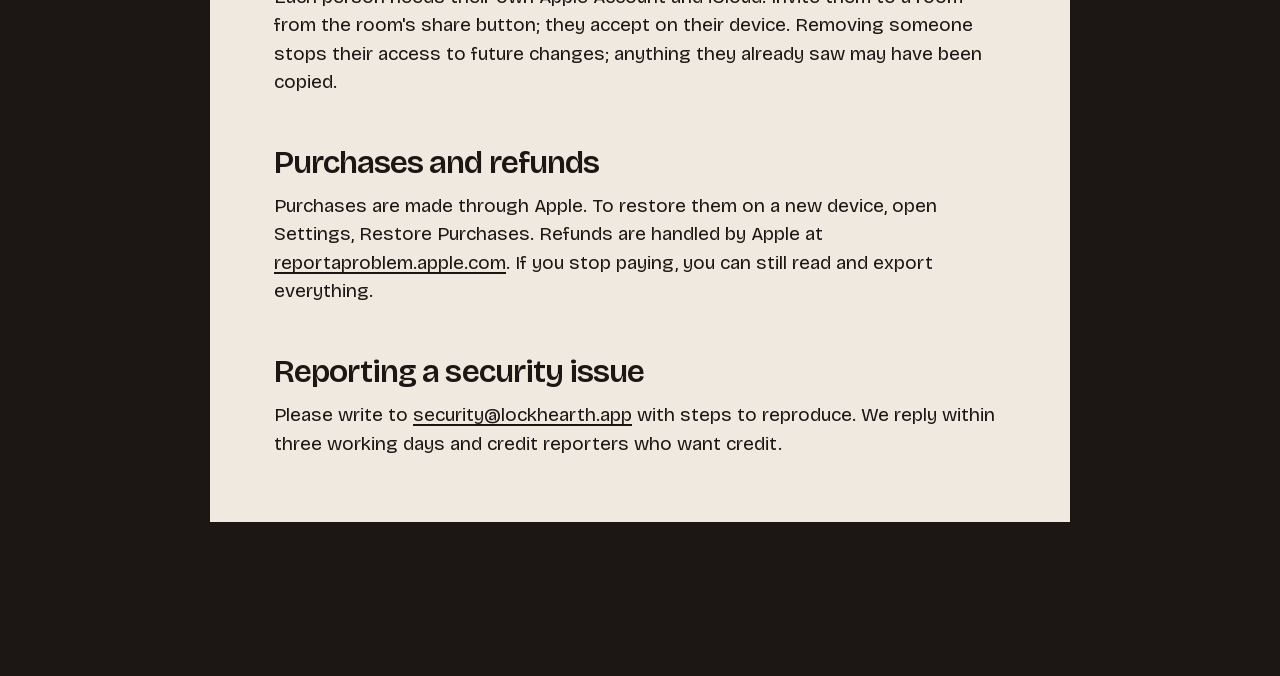
<file: support.html>
<!doctype html>
<html lang="en">
<head>
<meta charset="utf-8">
<meta name="viewport" content="width=device-width, initial-scale=1">
<title>Support · Lockhearth</title>
<meta name="description" content="Help with recovery, new devices, family sharing and purchases in Lockhearth.">
<meta name="theme-color" content="#1c1714">
<link rel="icon" href="favicon.png">
<link rel="preload" href="fonts/bricolage-latin.woff2" as="font" type="font/woff2" crossorigin>
<link rel="stylesheet" href="style.css">
</head>
<body>
<a class="skip" href="#main">Skip to content</a>
<header class="doc-nav">
  <a class="wordmark" href="./"><svg viewBox="0 0 40 40" aria-hidden="true"><path d="M8 18 20 7l12 11v15H8z" fill="none" stroke="currentColor" stroke-width="3.2" stroke-linejoin="round"/><path d="M20 15c-3.6 3.4-5 6.6-5 9.2 0 3 2.2 5.2 5 5.2s5-2.2 5-5.2c0-2.6-1.4-5.8-5-9.2z" fill="#e8862f"/></svg>Lockhearth</a>
  <nav aria-label="Pages"><a href="privacy.html">Privacy</a><a href="support.html" aria-current="page">Support</a><a href="terms.html">Terms</a></nav>
</header>
<main id="main" class="doc">
  <div class="stripe" aria-hidden="true"><span></span><span></span><span></span><span></span><span></span><span></span><span></span><span></span><span></span><span></span><span></span><span></span><span></span><span></span><span></span><span></span><span></span><span></span><span></span><span></span><span></span><span></span><span></span><span></span><span></span><span></span><span></span><span></span><span></span><span></span><span></span></div>
  <div class="doc__body">
    <h1>Support</h1>
    <p class="lead">Write to <a href="mailto:support@lockhearth.app">support@lockhearth.app</a>. A person reads every message, usually within two days. Never send us your recovery words or a photo of your kit sheets; we will never ask for them.</p>

    <h2>I can't get into my vault</h2>
    <ul>
      <li>If Face ID fails, use your device passcode.</li>
      <li>If the app asks for your recovery phrase, type the 12 words from your paper, in order. Spelling is checked as you type.</li>
      <li>If you have the printed family kit, scan any two of the three sheets.</li>
      <li>If you set up a trusted person, they can request access. It opens after your waiting period, once you approve.</li>
    </ul>
    <div class="plain"><p>If none of these are available, neither you nor we can open the vault. We never hold a copy of your keys. This is why Lockhearth asks you to prove your recovery works before your first save.</p></div>

    <h2>New iPhone, iPad or Mac</h2>
    <p>Sign in with the same Apple Account and make sure iCloud Keychain is on. Open Lockhearth and wait; the key arrives through iCloud Keychain and your files through iCloud. If the app says it is waiting for the key, it will keep waiting rather than show an empty vault. You can also open it right away with your 12 words.</p>

    <h2>Checking that recovery still works</h2>
    <p>Settings, Recovery rehearsal lets you type your words and open a test vault without touching your real one. The monthly recovery check runs on its own and shows on Home when it last passed.</p>

    <h2>Lost or exposed recovery words</h2>
    <p>While you can still open the app, go to Settings and make a new phrase. If you think someone else saw your words or your kit sheets, choose to re-encrypt the vault as well, so the old words open nothing.</p>

    <h2>Family sharing</h2>
    <p>Each person needs their own Apple Account and iCloud. Invite them to a room from the room's share button; they accept on their device. Removing someone stops their access to future changes; anything they already saw may have been copied.</p>

    <h2>Purchases and refunds</h2>
    <p>Purchases are made through Apple. To restore them on a new device, open Settings, Restore Purchases. Refunds are handled by Apple at <a href="https://reportaproblem.apple.com">reportaproblem.apple.com</a>. If you stop paying, you can still read and export everything.</p>

    <h2>Reporting a security issue</h2>
    <p>Please write to <a href="mailto:security@lockhearth.app">security@lockhearth.app</a> with steps to reproduce. We reply within three working days and credit reporters who want credit.</p>
  </div>
</main>
</body>
</html>
</file>
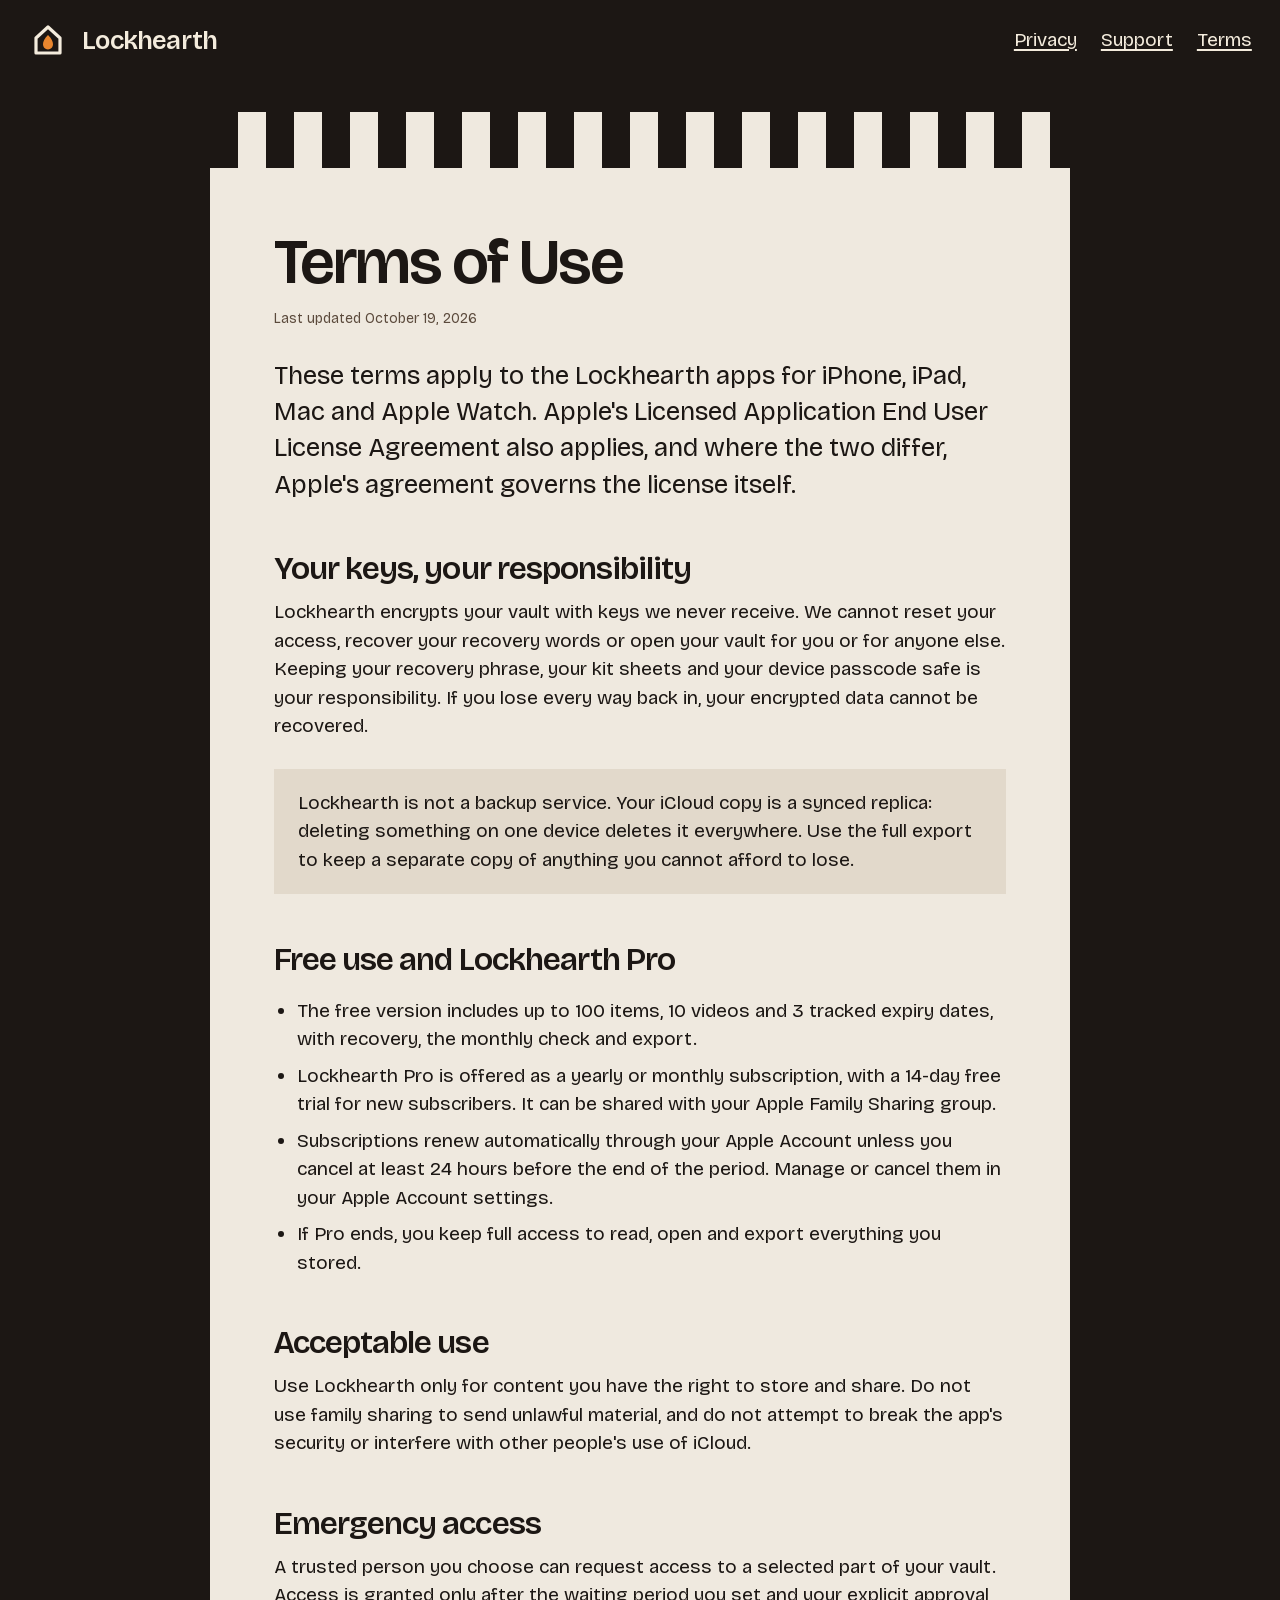
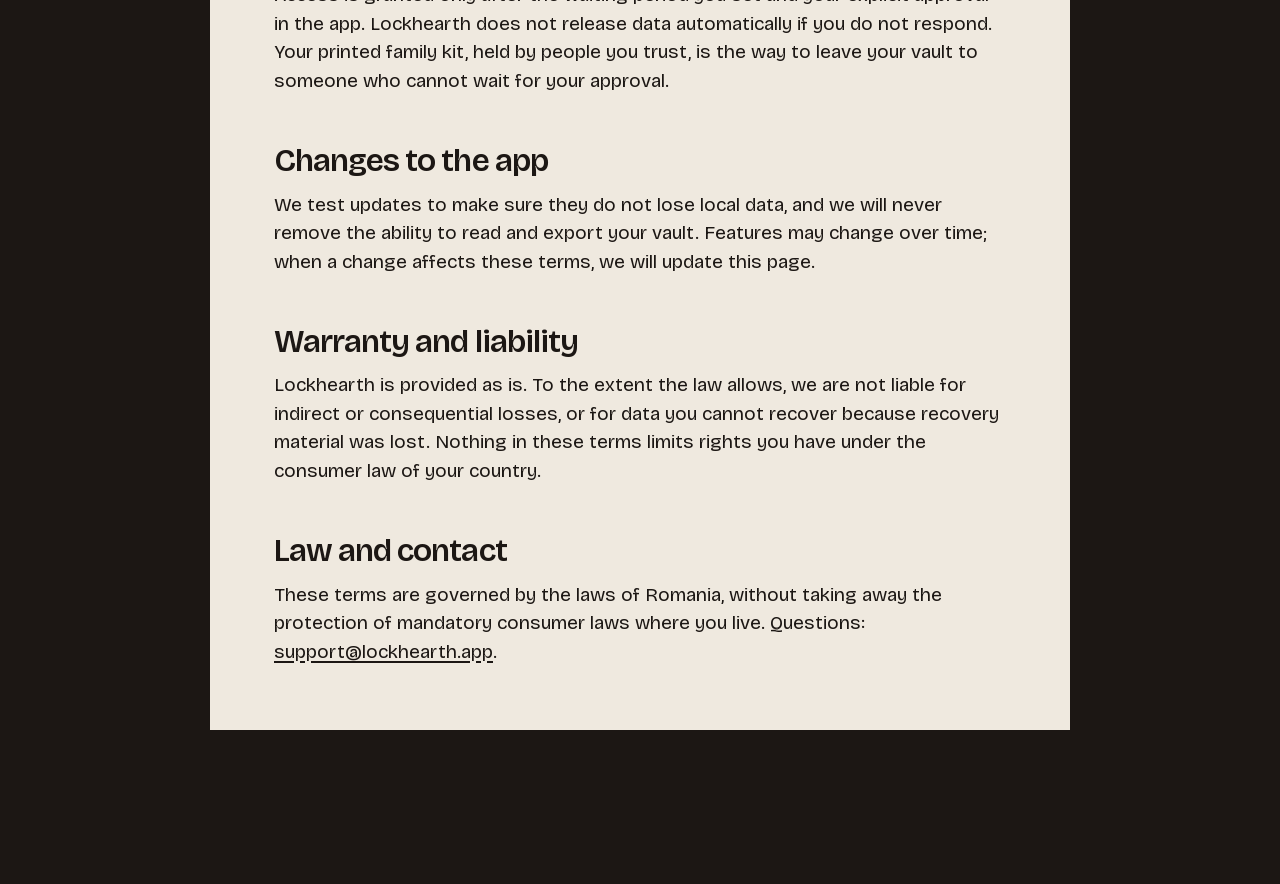
<file: terms.html>
<!doctype html>
<html lang="en">
<head>
<meta charset="utf-8">
<meta name="viewport" content="width=device-width, initial-scale=1">
<title>Terms of Use · Lockhearth</title>
<meta name="description" content="The terms for using Lockhearth, including subscriptions and your responsibility for recovery.">
<meta name="theme-color" content="#1c1714">
<link rel="icon" href="favicon.png">
<link rel="preload" href="fonts/bricolage-latin.woff2" as="font" type="font/woff2" crossorigin>
<link rel="stylesheet" href="style.css">
</head>
<body>
<a class="skip" href="#main">Skip to content</a>
<header class="doc-nav">
  <a class="wordmark" href="./"><svg viewBox="0 0 40 40" aria-hidden="true"><path d="M8 18 20 7l12 11v15H8z" fill="none" stroke="currentColor" stroke-width="3.2" stroke-linejoin="round"/><path d="M20 15c-3.6 3.4-5 6.6-5 9.2 0 3 2.2 5.2 5 5.2s5-2.2 5-5.2c0-2.6-1.4-5.8-5-9.2z" fill="#e8862f"/></svg>Lockhearth</a>
  <nav aria-label="Pages"><a href="privacy.html">Privacy</a><a href="support.html">Support</a><a href="terms.html" aria-current="page">Terms</a></nav>
</header>
<main id="main" class="doc">
  <div class="stripe" aria-hidden="true"><span></span><span></span><span></span><span></span><span></span><span></span><span></span><span></span><span></span><span></span><span></span><span></span><span></span><span></span><span></span><span></span><span></span><span></span><span></span><span></span><span></span><span></span><span></span><span></span><span></span><span></span><span></span><span></span><span></span><span></span><span></span></div>
  <div class="doc__body">
    <h1>Terms of Use</h1>
    <p class="updated">Last updated October 19, 2026</p>
    <p class="lead">These terms apply to the Lockhearth apps for iPhone, iPad, Mac and Apple Watch. Apple's Licensed Application End User License Agreement also applies, and where the two differ, Apple's agreement governs the license itself.</p>

    <h2>Your keys, your responsibility</h2>
    <p>Lockhearth encrypts your vault with keys we never receive. We cannot reset your access, recover your recovery words or open your vault for you or for anyone else. Keeping your recovery phrase, your kit sheets and your device passcode safe is your responsibility. If you lose every way back in, your encrypted data cannot be recovered.</p>
    <div class="plain"><p>Lockhearth is not a backup service. Your iCloud copy is a synced replica: deleting something on one device deletes it everywhere. Use the full export to keep a separate copy of anything you cannot afford to lose.</p></div>

    <h2>Free use and Lockhearth Pro</h2>
    <ul>
      <li>The free version includes up to 100 items, 10 videos and 3 tracked expiry dates, with recovery, the monthly check and export.</li>
      <li>Lockhearth Pro is offered as a yearly or monthly subscription, with a 14-day free trial for new subscribers. It can be shared with your Apple Family Sharing group.</li>
      <li>Subscriptions renew automatically through your Apple Account unless you cancel at least 24 hours before the end of the period. Manage or cancel them in your Apple Account settings.</li>
      <li>If Pro ends, you keep full access to read, open and export everything you stored.</li>
    </ul>

    <h2>Acceptable use</h2>
    <p>Use Lockhearth only for content you have the right to store and share. Do not use family sharing to send unlawful material, and do not attempt to break the app's security or interfere with other people's use of iCloud.</p>

    <h2>Emergency access</h2>
    <p>A trusted person you choose can request access to a selected part of your vault. Access is granted only after the waiting period you set and your explicit approval in the app. Lockhearth does not release data automatically if you do not respond. Your printed family kit, held by people you trust, is the way to leave your vault to someone who cannot wait for your approval.</p>

    <h2>Changes to the app</h2>
    <p>We test updates to make sure they do not lose local data, and we will never remove the ability to read and export your vault. Features may change over time; when a change affects these terms, we will update this page.</p>

    <h2>Warranty and liability</h2>
    <p>Lockhearth is provided as is. To the extent the law allows, we are not liable for indirect or consequential losses, or for data you cannot recover because recovery material was lost. Nothing in these terms limits rights you have under the consumer law of your country.</p>

    <h2>Law and contact</h2>
    <p>These terms are governed by the laws of Romania, without taking away the protection of mandatory consumer laws where you live. Questions: <a href="mailto:support@lockhearth.app">support@lockhearth.app</a>.</p>
  </div>
</main>
</body>
</html>
</file>
<file: style.css>
@font-face {
  font-family: "Bricolage Grotesque";
  src: url("fonts/bricolage-latin.woff2") format("woff2");
  font-weight: 200 800;
  font-display: swap;
}

:root {
  --bg: #1c1714;
  --surface: #2a221c;
  --paper: #efe9df;
  --paper-2: #e2d9cb;
  --ink: #1c1714;
  --muted: #5b4a3c;
  --on-bg: #f4ecdd;
  --on-bg-muted: #cdbfa9;
  --accent: #f5b451;
  --accent-ink: #1c1714;

  --step-small: clamp(0.8125rem, 0.79rem + 0.1vw, 0.875rem);
  --step-body: clamp(1.0625rem, 1rem + 0.25vw, 1.1875rem);
  --step-lead: clamp(1.25rem, 1.1rem + 0.7vw, 1.625rem);
  --step-head: clamp(2.25rem, 1.3rem + 3.6vw, 4.5rem);
  --step-display: clamp(2.75rem, 1rem + 5.6vw, 6.5rem);

  --margin: clamp(16px, 2.2vw, 32px);
  --gap: 12px;
  --section: clamp(96px, 12vw, 200px);
  --ease: cubic-bezier(0.2, 0.7, 0.2, 1);
}

*, *::before, *::after { box-sizing: border-box; }
html { -webkit-text-size-adjust: 100%; scroll-behavior: smooth; }
body {
  margin: 0;
  background: var(--bg);
  color: var(--on-bg);
  font-family: "Bricolage Grotesque", system-ui, sans-serif;
  font-size: var(--step-body);
  line-height: 1.5;
  font-optical-sizing: auto;
  -webkit-font-smoothing: antialiased;
}
img { display: block; max-width: 100%; height: auto; }
a { color: inherit; text-underline-offset: 0.18em; text-decoration-thickness: 2px; }
a:hover { text-decoration-color: var(--accent); }
h1, h2, h3 {
  font-weight: 600;
  letter-spacing: -0.04em;
  line-height: 0.95;
  margin: 0;
  text-wrap: balance;
}
p { margin: 0; }
:focus-visible { outline: 3px solid var(--accent); outline-offset: 3px; }
::selection { background: var(--accent); color: var(--accent-ink); }
.skip {
  position: absolute; left: var(--margin); top: -60px;
  background: var(--accent); color: var(--accent-ink); padding: 12px 16px; z-index: 10;
}
.skip:focus { top: var(--margin); }
.num { font-variant-numeric: tabular-nums; }

/* Buttons: one shape, a full pill, iOS-style press and a sliding chevron. */
.button {
  --b-bg: var(--ink); --b-fg: var(--paper);
  display: inline-flex; align-items: center; justify-content: center; gap: 10px;
  min-height: 52px; padding: 0 26px 0 28px; border-radius: 999px;
  background: var(--b-bg); color: var(--b-fg);
  font: inherit; font-size: 17px; font-weight: 600; letter-spacing: -0.01em; text-decoration: none;
  border: 0; cursor: pointer; -webkit-tap-highlight-color: transparent;
  transition: transform 380ms cubic-bezier(0.34, 1.56, 0.64, 1), background-color 200ms var(--ease), color 200ms var(--ease);
}
.button::after {
  content: ""; width: 7px; height: 7px; flex: none;
  border-top: 2px solid currentColor; border-right: 2px solid currentColor;
  transform: rotate(45deg); margin-left: -2px;
  transition: transform 260ms var(--ease);
}
.button, .button:hover { text-decoration: none; }
.button:hover::after { transform: translateX(3px) rotate(45deg); }
.button:hover { background: color-mix(in srgb, var(--b-bg) 88%, white); }
.button:active { transform: scale(0.96); transition-duration: 120ms; }
.button:focus-visible { outline: 3px solid var(--accent); outline-offset: 4px; }
.button--amber { --b-bg: var(--accent); --b-fg: var(--accent-ink); }
.button--amber:hover { background: color-mix(in srgb, var(--accent) 86%, white); }
.button--tinted { --b-bg: color-mix(in srgb, var(--accent) 16%, transparent); --b-fg: var(--accent); }
.button--tinted:hover { background: color-mix(in srgb, var(--accent) 26%, transparent); }
.button--ink-tinted { --b-bg: color-mix(in srgb, var(--ink) 12%, transparent); --b-fg: var(--ink); }
.button--ink-tinted:hover { background: color-mix(in srgb, var(--ink) 20%, transparent); }
.button--small { min-height: 40px; padding: 0 16px 0 18px; font-size: 15px; }
.button--plain::after { display: none; }

/* The kit stripe: alternating ink and paper bars, the header of every printed sheet. */
.stripe {
  display: flex; height: 56px; overflow: hidden; min-width: 0; max-width: 100%;
}
.stripe span { flex: 0 0 28px; height: 100%; }
.stripe span:nth-child(odd) { background: var(--ink); }
.stripe span:nth-child(even) { background: var(--paper); }

/* ---------- Hero ---------- */
.hero {
  display: grid; grid-template-columns: minmax(0, 1fr) minmax(0, 1fr); gap: var(--gap);
  padding: var(--gap); min-height: 100svh;
}
.hero__card {
  background: var(--paper); color: var(--ink);
  display: flex; flex-direction: column;
  min-height: calc(100svh - 2 * var(--gap));
}
.hero__body {
  flex: 1; display: flex; flex-direction: column; align-items: center; justify-content: center;
  text-align: center; padding: 48px clamp(20px, 4vw, 64px);
  gap: 28px;
}
.wordmark { display: inline-flex; align-items: center; gap: 14px; font-weight: 600; font-size: var(--step-lead); letter-spacing: -0.03em; text-decoration: none; }
.wordmark svg { width: 40px; height: 40px; }
.hero h1 { font-size: var(--step-display); max-width: 13ch; }
.hero__lead { font-size: var(--step-body); max-width: 36ch; color: var(--ink); }
.hero__when { font-size: var(--step-small); color: var(--muted); }
.hero__links {
  display: flex; gap: 28px; justify-content: center; flex-wrap: wrap;
  padding: 0 20px 28px; font-size: var(--step-body);
}
.hero__media { position: relative; }
.hero__frame {
  margin: 0; position: sticky; top: var(--gap); height: calc(100svh - 2 * var(--gap));
  overflow: hidden; background: #d8d6d2;
}
.hero__frame img {
  position: absolute; inset: 0; width: 100%; height: 100%; object-fit: cover;
  opacity: 0; transition: opacity 1.6s ease;
}
.hero__frame img.is-on { opacity: 1; }
.hero__frame img.drift { animation: drift 24s ease-in-out infinite alternate; }
@keyframes drift { from { transform: scale(1); } to { transform: scale(1.06); } }
.hero__caption {
  position: absolute; left: 0; bottom: 0; max-width: 34ch;
  background: var(--bg); color: var(--on-bg); padding: 14px 18px;
  font-size: var(--step-small);
}

/* ---------- Sections shared ---------- */
.section { padding: var(--section) var(--margin); }
.grid12 { display: grid; grid-template-columns: repeat(12, 1fr); gap: 24px; max-width: 1440px; margin: 0 auto; }
.section h2 { font-size: var(--step-head); }
.intro p { margin-top: 24px; max-width: 30ch; color: var(--on-bg); font-size: var(--step-lead); line-height: 1.35; }

/* Slip: the recovery itinerary, with a zigzag cut along its bottom edge. */
.slip-wrap { grid-column: 7 / 12; }
.intro { grid-column: 1 / 6; }
.slip {
  background: var(--paper); color: var(--ink);
  padding: 36px 32px 64px;
  clip-path: polygon(0 0, 100% 0, 100% calc(100% - 16px), 95% 100%, 90% calc(100% - 16px), 85% 100%, 80% calc(100% - 16px), 75% 100%, 70% calc(100% - 16px), 65% 100%, 60% calc(100% - 16px), 55% 100%, 50% calc(100% - 16px), 45% 100%, 40% calc(100% - 16px), 35% 100%, 30% calc(100% - 16px), 25% 100%, 20% calc(100% - 16px), 15% 100%, 10% calc(100% - 16px), 5% 100%, 0 calc(100% - 16px));
  font-variant-numeric: tabular-nums;
}
.slip h3 { font-size: var(--step-body); letter-spacing: 0; line-height: 1.3; margin: 28px 0 8px; }
.slip h3:first-child { margin-top: 0; }
.row { display: flex; align-items: baseline; gap: 10px; padding: 6px 0; }
.row .what { flex: 0 1 auto; }
.row .leader { flex: 1 1 24px; border-bottom: 4px dotted currentColor; opacity: 0.55; transform: translateY(-4px); min-width: 24px; }
.row .val { flex: 0 0 auto; white-space: nowrap; }
.slip .result {
  display: flex; justify-content: space-between; gap: 12px; align-items: center;
  margin: 28px -32px 0; padding: 12px 32px; min-height: 44px;
  background: var(--ink); color: var(--paper); font-weight: 500;
}

/* Square plate: three ways back in. */
.plate { background: var(--surface); padding: 0; }
.plate .split { display: grid; grid-template-columns: 1fr 1fr; min-height: 88svh; }
.plate__img { display: flex; align-items: center; justify-content: center; padding: 40px; }
.plate__img figure { margin: 0; width: 100%; max-width: 640px; }
.plate__img img { width: 100%; aspect-ratio: 1; object-fit: cover; filter: sepia(0.25); }
.plate__img figcaption { margin-top: 12px; font-size: var(--step-small); color: var(--on-bg-muted); }
.plate__text { display: flex; flex-direction: column; justify-content: space-between; padding: 64px var(--margin) 40px 40px; gap: 48px; }
.tabs { display: flex; gap: 8px 24px; flex-wrap: wrap; }
.tabs button {
  font: inherit; font-size: var(--step-lead); background: none; border: 0; padding: 4px 0; cursor: pointer;
  color: var(--on-bg-muted); transition: color 160ms var(--ease);
}
.tabs button[aria-selected="true"] { color: var(--accent); font-weight: 600; }
.tabs button:hover { color: var(--on-bg); }
.panel h3 { font-size: var(--step-head); }
.panel p { margin-top: 32px; max-width: 34ch; font-size: var(--step-lead); line-height: 1.4; }
.panel[hidden] { display: none; }
.cells { display: grid; grid-template-columns: 1fr 1fr; }
.cells a {
  display: flex; align-items: center; padding: 0 24px; min-height: 72px; text-decoration: none; font-weight: 500;
  transition: background-color 160ms var(--ease), color 160ms var(--ease);
}
.cells a:first-child { background: var(--paper); color: var(--ink); }
.cells a:last-child { background: var(--bg); color: var(--on-bg); }
.cells a:hover { background: var(--accent); color: var(--accent-ink); }

/* The family kit: the live thing. */
.kit { background: var(--accent); color: var(--accent-ink); }
.kit .head { grid-column: 1 / 8; }
.kit .head p { margin-top: 24px; max-width: 46ch; font-size: var(--step-lead); line-height: 1.35; }
.sheets { grid-column: 1 / 13; display: grid; grid-template-columns: repeat(3, minmax(0, 1fr)); gap: 24px; margin-top: 56px; }
.sheet {
  appearance: none; font: inherit; color: var(--ink); text-align: left; cursor: pointer;
  background: var(--paper); border: 0; padding: 0; display: flex; flex-direction: column;
  transition: transform 220ms var(--ease), background-color 220ms var(--ease);
}
.sheet .stripe { height: 28px; }
.sheet .stripe span { flex-basis: 14px; }
.sheet__body { padding: 24px; display: grid; gap: 14px; }
.sheet__name { font-size: var(--step-lead); font-weight: 600; letter-spacing: -0.02em; }
.sheet__code { font-variant-numeric: tabular-nums; word-break: break-all; color: var(--muted); font-size: var(--step-small); }
.sheet__state { font-weight: 500; }
.sheet:hover { transform: translateY(-4px); }
.sheet[aria-pressed="true"] { background: var(--ink); color: var(--paper); transform: translateY(-10px); }
.sheet[aria-pressed="true"] .sheet__code { color: var(--on-bg-muted); }
.sheet[aria-pressed="true"] .stripe span:nth-child(odd) { background: var(--accent); }
.vault {
  grid-column: 1 / 13; margin-top: 40px; background: var(--ink); color: var(--paper);
  padding: 28px 32px; display: grid; grid-template-columns: auto 1fr; gap: 24px; align-items: center; min-height: 120px;
}
.vault__icon { width: 56px; height: 56px; }
.vault__text strong { display: block; font-size: var(--step-lead); font-weight: 600; letter-spacing: -0.02em; }
.vault__text span { color: var(--on-bg-muted); }
.vault.is-open { background: var(--paper); color: var(--ink); }
.vault.is-open .vault__text span { color: var(--muted); }
.kit .note { grid-column: 1 / 9; margin-top: 24px; font-size: var(--step-small); }

/* Menu sheet: what is inside, with dot leaders and scalloped edges. */
.menu-wrap { display: flex; justify-content: center; }
.menu {
  width: min(600px, 100%); background: var(--paper); color: var(--ink);
  padding: 72px clamp(20px, 4vw, 56px) 80px;
  -webkit-mask: radial-gradient(12px at 50% 0, #0000 98%, #000) 50% 0 / 32px 51% repeat-x,
                radial-gradient(12px at 50% 100%, #0000 98%, #000) 50% 100% / 32px 51% repeat-x;
          mask: radial-gradient(12px at 50% 0, #0000 98%, #000) 50% 0 / 32px 51% repeat-x,
                radial-gradient(12px at 50% 100%, #0000 98%, #000) 50% 100% / 32px 51% repeat-x;
}
.menu h2 { text-align: center; font-size: var(--step-head); }
.menu > p:not(.desc) { text-align: center; margin-top: 16px; color: var(--muted); }
.menu h3 { font-size: var(--step-lead); letter-spacing: -0.01em; margin: 44px 0 6px; }
.menu .row { padding: 9px 0 0; font-size: var(--step-body); }
.menu .desc { font-size: var(--step-body); color: var(--muted); max-width: 34ch; margin-top: 2px; }
.menu .val { font-weight: 500; }

/* Printed list sheet over the key. */
.leave { position: relative; padding: var(--section) var(--margin); overflow: hidden; background: #d9d7d3; }
.leave > img { position: absolute; inset: 0; width: 100%; height: 100%; object-fit: cover; }
.leave .card {
  position: relative; margin-left: auto; width: min(640px, 100%);
  background: var(--paper); color: var(--ink); padding: 64px clamp(24px, 5vw, 64px); text-align: center;
  -webkit-mask: radial-gradient(12px at 50% 0, #0000 98%, #000) 50% 0 / 32px 51% repeat-x,
                radial-gradient(12px at 50% 100%, #0000 98%, #000) 50% 100% / 32px 51% repeat-x;
          mask: radial-gradient(12px at 50% 0, #0000 98%, #000) 50% 0 / 32px 51% repeat-x,
                radial-gradient(12px at 50% 100%, #0000 98%, #000) 50% 100% / 32px 51% repeat-x;
}
.leave h2 { font-size: var(--step-head); }
.leave .card > p { margin-top: 12px; color: var(--muted); }
.leave ul { list-style: none; padding: 0; margin: 40px auto 0; max-width: 420px; text-align: left; display: grid; gap: 18px; }
.leave li strong { display: block; font-weight: 600; }
.leave li span { color: var(--muted); }
.leave .credit { position: absolute; left: var(--margin); bottom: 16px; font-size: var(--step-small); color: var(--ink); background: var(--paper); padding: 6px 10px; }

/* Pricing ticket. */
.ticket-wrap { display: flex; flex-direction: column; align-items: center; gap: 32px; }
.ticket {
  position: relative; width: min(1100px, 100%); display: grid; grid-template-columns: 7fr 3fr;
  aspect-ratio: 2.3 / 1; background: var(--paper); color: var(--ink);
}
.ticket::before, .ticket::after {
  content: ""; position: absolute; left: 70%; width: 28px; height: 28px; margin-left: -14px;
  background: var(--bg); border-radius: 50%;
}
.ticket::before { top: -14px; }
.ticket::after { bottom: -14px; }
.ticket__main { padding: 40px; display: flex; flex-direction: column; justify-content: space-between; gap: 32px; }
.ticket__main h2 { font-size: var(--step-head); }
.ticket__main .pitch { font-size: var(--step-lead); line-height: 1.35; max-width: 32ch; margin-top: 20px; }
.ticket__lines { display: grid; grid-template-columns: 1fr 1fr; gap: 10px 32px; list-style: none; padding: 0; margin: 0; }
.ticket__stub {
  background: var(--paper-2); display: flex; flex-direction: column; justify-content: center; align-items: center;
  text-align: center; gap: 8px; padding: 32px 24px;
  background-image: radial-gradient(circle, var(--bg) 3px, transparent 3.5px);
  background-size: 6px 16px; background-repeat: repeat-y; background-position: left top;
}
.price { font-size: var(--step-display); font-weight: 600; letter-spacing: -0.04em; line-height: 0.95; }
.price small { display: block; margin-top: 8px; font-size: var(--step-body); letter-spacing: 0; font-weight: 500; }
.ticket__stub .or { color: var(--muted); }
.ticket__stub .button { width: 100%; margin-top: 16px; }
.free {
  width: min(1100px, 100%); display: grid; grid-template-columns: 1fr 2fr; gap: 24px; align-items: baseline;
  background: var(--surface); padding: 28px 32px;
}
.free h3 { font-size: var(--step-lead); letter-spacing: -0.02em; }
.free p { color: var(--on-bg); }

/* FAQ: tabbed index cards. */
.faq .heading { grid-column: 3 / 11; }
.cards { grid-column: 3 / 11; margin-top: 48px; }
.card-item { position: relative; margin-top: -24px; }
.card-item:first-child { margin-top: 0; }
.card-tab {
  display: block; width: 200px; height: 44px; white-space: nowrap; padding: 10px 18px; font-size: var(--step-body);
  clip-path: polygon(0 100%, 12px 0, calc(100% - 12px) 0, 100% 100%);
}
.card-body { padding: 20px 28px 44px; }
.card-item:nth-child(3n+1) .card-tab, .card-item:nth-child(3n+1) .card-body { background: var(--paper); color: var(--ink); }
.card-item:nth-child(3n+2) .card-tab, .card-item:nth-child(3n+2) .card-body { background: var(--paper-2); color: var(--ink); }
.card-item:nth-child(3n+3) .card-tab, .card-item:nth-child(3n+3) .card-body { background: var(--accent); color: var(--accent-ink); }
.card-item:nth-child(1) .card-tab { margin-left: 0; }
.card-item:nth-child(2) .card-tab { margin-left: 150px; }
.card-item:nth-child(3) .card-tab { margin-left: 300px; }
.card-item:nth-child(4) .card-tab { margin-left: 450px; }
.card-item:nth-child(5) .card-tab { margin-left: 150px; }
.card-item:nth-child(6) .card-tab { margin-left: 300px; }
.card-q {
  appearance: none; background: none; border: 0; padding: 0; font: inherit; color: inherit; text-align: left;
  font-size: var(--step-lead); font-weight: 500; cursor: pointer; width: 100%; display: flex; justify-content: space-between; gap: 16px;
}
.card-q span:last-child { transition: transform 220ms var(--ease); }
.card-q[aria-expanded="true"] span:last-child { transform: rotate(45deg); }
.card-a { margin-top: 16px; max-width: 50ch; }
.card-a[hidden] { display: none; }

/* Footer: the back of the sheet. */
.foot { background: var(--paper); color: var(--ink); min-height: 100svh; position: relative; overflow: hidden; display: flex; flex-direction: column; }
.foot .stripe { height: 8px; }
.foot .stripe span { flex-basis: 28px; }
.foot__top { display: grid; grid-template-columns: repeat(12, 1fr); gap: 24px; padding: 96px var(--margin) 0; }
.foot__invite { grid-column: 1 / 8; }
.foot__invite p.big { font-size: var(--step-display); font-weight: 600; letter-spacing: -0.04em; line-height: 0.95; max-width: 14ch; }
.foot__invite .button { margin-top: 32px; }
.foot__fire { grid-column: 8 / 10; margin: 0; }
.foot__fire video { width: 100%; height: auto; aspect-ratio: 1; object-fit: cover; display: block; background: var(--bg); }
.foot__links { grid-column: 10 / 13; display: grid; gap: 12px; align-content: start; }
.foot__legal { margin-top: auto; padding: 0 var(--margin); display: flex; justify-content: space-between; gap: 24px; flex-wrap: wrap; position: relative; z-index: 1; }
.foot__legal .credits { max-width: 90ch; }
.foot__name {
  font-size: clamp(5rem, 25vw, 26rem); font-weight: 700; letter-spacing: -0.06em; line-height: 0.8;
  white-space: nowrap; margin: 8px 0 0 -0.04em; transform: translateY(28%); color: var(--ink);
}

/* Inner pages: one printed sheet on the charcoal ground. */
.doc-nav { display: flex; justify-content: space-between; align-items: center; padding: 20px var(--margin); gap: 24px; flex-wrap: wrap; }
.doc-nav .wordmark { color: var(--on-bg); }
.doc-nav nav { display: flex; gap: 24px; }
.doc { width: min(860px, calc(100% - 2 * var(--margin))); margin: 32px auto var(--section); background: var(--paper); color: var(--ink); }
.doc__body { padding: clamp(28px, 5vw, 72px); }
.doc h1 { font-size: clamp(2.5rem, 1.6rem + 3vw, 4.25rem); }
.doc .updated { margin-top: 16px; color: var(--muted); font-size: var(--step-small); }
.doc h2 { font-size: clamp(1.5rem, 1.2rem + 1vw, 2rem); letter-spacing: -0.03em; margin: 48px 0 12px; line-height: 1.1; }
.doc p, .doc li { max-width: 68ch; }
.doc p + p { margin-top: 14px; }
.doc ul { padding-left: 1.2em; display: grid; gap: 8px; }
.doc .lead { font-size: var(--step-lead); line-height: 1.4; margin-top: 28px; }
.doc .plain { background: var(--paper-2); padding: 20px 24px; margin-top: 28px; }

/* Entrance motion: content is visible by default; script adds the travel. */
.js .reveal { opacity: 0; transform: translateY(24px); transition: opacity 700ms var(--ease), transform 700ms var(--ease); }
.js .reveal.is-in { opacity: 1; transform: none; }

@media (max-width: 900px) {
  .hero { grid-template-columns: minmax(0, 1fr); padding: 12px; }
  .hero__media { order: -1; }
  .hero__frame { position: relative; top: 0; height: 48svh; }
  .hero__card { min-height: 0; margin-top: -24px; position: relative; }
  .hero .stripe { height: 40px; }
  .hero h1 { font-size: clamp(2.5rem, 11vw, 4rem); max-width: none; }
  .grid12 { grid-template-columns: minmax(0, 1fr); }
  .intro, .slip-wrap, .kit .head, .sheets, .vault, .kit .note, .faq .heading, .cards { grid-column: 1 / -1; }
  .slip { padding: 28px 20px 56px; }
  .slip .result { margin: 24px -20px 0; padding: 12px 20px; }
  .plate .split { grid-template-columns: 1fr; min-height: 0; }
  .plate__img { padding: 16px; }
  .plate__text { padding: 24px 16px 40px; }
  .cells { grid-template-columns: 1fr; }
  .cells a { min-height: 60px; }
  .sheets { grid-template-columns: minmax(0, 1fr); gap: 12px; }
  .vault { grid-template-columns: 1fr; padding: 24px 20px; }
  .ticket { grid-template-columns: 1fr; aspect-ratio: auto; }
  .ticket__stub { order: -1; min-height: 280px; }
  .ticket::before, .ticket::after { left: auto; bottom: auto; top: 266px; margin: 0; }
  .ticket::before { left: -14px; }
  .ticket::after { right: -14px; }
  .ticket__main { padding: 28px 20px; }
  .ticket__lines { grid-template-columns: 1fr; }
  .ticket__stub { background-size: 16px 6px; background-repeat: repeat-x; background-position: left bottom; }
  .free { grid-template-columns: 1fr; padding: 24px 20px; }
  .card-tab { width: max-content; min-width: 120px; padding: 10px 20px; }
  .card-item:nth-child(n) .card-tab { margin-left: calc((var(--i, 0)) * 48px); }
  .card-body { padding: 18px 20px 22px; }
  .foot__top { grid-template-columns: 1fr; padding-top: 64px; }
  .foot__invite, .foot__links, .foot__fire { grid-column: 1 / -1; }
  .foot__fire { max-width: 240px; }
  .foot__invite .button { width: 100%; }
  .foot__links { grid-auto-flow: column; justify-content: start; gap: 20px; }
  .foot__name { font-size: 34vw; }
  .leave .card { margin: 0 auto; }
}

@media (prefers-reduced-motion: reduce) {
  .button, .button::after { transition: none; }
  .button:active { transform: none; }
  html { scroll-behavior: auto; }
  .js .reveal { opacity: 1; transform: none; transition: none; }
  .hero__frame img { transition: none; }
  .hero__frame img.drift { animation: none; }
  .foot__fire { display: none; }
  .sheet, .sheet:hover, .sheet[aria-pressed="true"] { transform: none; }
}
</file>
<file: home.css>
/* v2 home: story column on the left, a fixed app screen on the right that changes with each chapter. */

.top {
  display: flex; justify-content: space-between; align-items: center; gap: 24px;
  padding: 20px var(--margin); position: relative; z-index: 2;
}
.top .wordmark { color: var(--on-bg); }
.top nav { display: flex; gap: 28px; align-items: center; }
.top nav a { text-decoration: none; }
.top nav a:not(.button):hover { text-decoration: underline; text-decoration-color: var(--accent); }

.story { display: grid; grid-template-columns: minmax(0, 1fr) minmax(0, 1fr); }
.chapters { padding: 0 var(--margin); }
.stage {
  position: sticky; top: 0; height: 100svh;
  display: flex; align-items: center; justify-content: center;
  background: var(--surface); overflow: hidden;
}
.stage__screens { position: relative; width: 360px; height: 720px; }
.stage__screens > .screen { position: absolute; inset: 0; opacity: 0; transform: translateY(16px) scale(0.985); transition: opacity 600ms var(--ease), transform 600ms var(--ease); }
.stage__screens > .screen.is-on { opacity: 1; transform: none; }
.stage__note { position: absolute; left: 0; right: 0; bottom: 28px; text-align: center; color: var(--on-bg-muted); font-size: var(--step-small); }

.chapter {
  min-height: 100svh; display: flex; flex-direction: column; justify-content: center;
  padding: 96px 0; max-width: 34rem; margin-left: auto; margin-right: clamp(0px, 4vw, 72px);
}
.chapter h1 { font-size: var(--step-display); max-width: 14ch; }
.chapter h2 { font-size: var(--step-head); max-width: 12ch; }
.chapter .lead { margin-top: 28px; font-size: var(--step-lead); line-height: 1.38; max-width: 30ch; }
.chapter .body { margin-top: 20px; max-width: 40ch; }
.chapter .actions { margin-top: 36px; display: flex; gap: 20px; align-items: center; flex-wrap: wrap; }
.chapter .when { color: var(--on-bg-muted); font-size: var(--step-small); }
.chapter .inline { display: none; }

.moments { margin-top: 36px; display: grid; gap: 22px; max-width: 40ch; }
.moments p strong { display: block; font-weight: 600; color: var(--accent); }

.stat { margin-top: 40px; display: grid; grid-template-columns: auto 1fr; gap: 20px; align-items: end; }
.stat .big { font-size: var(--step-display); font-weight: 600; letter-spacing: -0.04em; line-height: 0.85; color: var(--accent); }
.stat p { max-width: 24ch; }

.archive { margin-top: 40px; display: grid; grid-template-columns: 1fr 1fr; gap: 12px; }
.archive figure { margin: 0; }
.archive img { width: 100%; aspect-ratio: 4 / 3; object-fit: cover; filter: sepia(0.2); }
.archive figcaption { margin-top: 8px; font-size: var(--step-small); color: var(--on-bg-muted); }

/* ---------- App screens (data-ui): the real interface, drawn at true size ---------- */
.screen {
  --s-bg: #1c1714; --s-card: #2a221c; --s-paper: #efe9df; --s-ink: #f4ecdd; --s-soft: #b9ab96; --s-amber: #f5b451;
  width: 360px; height: 720px; background: var(--s-bg); color: var(--s-ink);
  border-radius: 44px; overflow: hidden; display: flex; flex-direction: column;
  font-family: -apple-system, BlinkMacSystemFont, "SF Pro Text", system-ui, sans-serif;
  font-size: 15px; line-height: 1.35; letter-spacing: -0.01em;
}
.screen .status { display: flex; justify-content: space-between; padding: 16px 28px 0; font-size: 14px; font-weight: 600; }
.screen .nav { padding: 18px 20px 8px; }
.screen .nav small { display: block; color: var(--s-soft); font-size: 13px; }
.screen .nav b { display: block; font-size: 30px; font-weight: 700; letter-spacing: -0.03em; }
.screen .list { padding: 8px 16px; display: grid; gap: 10px; }
.screen .item { background: var(--s-card); border-radius: 14px; padding: 13px 14px; display: flex; justify-content: space-between; align-items: center; gap: 12px; }
.screen .item span { color: var(--s-soft); font-size: 13px; }
.screen .item b { font-weight: 600; }
.screen .item .tag { color: var(--s-bg); background: var(--s-amber); border-radius: 8px; padding: 3px 8px; font-weight: 600; font-size: 12px; }
.screen .item.is-hot { outline: 2px solid var(--s-amber); }
.screen .rooms { display: grid; grid-template-columns: 1fr 1fr; gap: 10px; padding: 8px 16px; }
.screen .room { background: var(--s-card); border-radius: 16px; padding: 14px; min-height: 92px; display: flex; flex-direction: column; justify-content: space-between; }
.screen .room b { font-size: 16px; }
.screen .room span { color: var(--s-soft); font-size: 13px; }
.screen .check { margin: 8px 16px; background: var(--s-paper); color: var(--ink); border-radius: 14px; padding: 12px 14px; display: flex; gap: 10px; align-items: center; }
.screen .check i { width: 10px; height: 10px; border-radius: 50%; background: #3f9a5b; flex: none; }
.screen .doc { margin: 8px 16px; background: var(--s-paper); color: var(--ink); border-radius: 12px; padding: 18px 18px 22px; }
.screen .doc h4 { margin: 0 0 4px; font-size: 18px; letter-spacing: -0.02em; }
.screen .doc .field { display: flex; justify-content: space-between; padding: 7px 0; gap: 10px; }
.screen .doc .field + .field { border-top: 1px solid #d8cdbb; }
.screen .doc .field span { color: #6f5f50; }
.screen .tabbar { margin-top: auto; display: flex; justify-content: space-around; padding: 12px 8px 28px; color: var(--s-soft); font-size: 11px; }
.screen .tabbar .on { color: var(--s-amber); }
.screen .people { display: flex; gap: 8px; padding: 4px 20px 8px; }
.screen .people i { width: 34px; height: 34px; border-radius: 50%; display: grid; place-items: center; font-style: normal; font-weight: 700; font-size: 13px; color: var(--s-bg); }
.screen .words { padding: 6px 16px; display: grid; grid-template-columns: 1fr 1fr 1fr; gap: 8px; }
.screen .words span { background: var(--s-card); border-radius: 10px; padding: 10px 8px; font-size: 13px; }
.screen .words span em { font-style: normal; color: var(--s-soft); margin-right: 4px; }
.screen .words span.done { background: var(--s-paper); color: var(--ink); }
.screen .words span.cur { outline: 2px solid var(--s-amber); }
.screen .progress { margin: 14px 16px 0; height: 6px; background: var(--s-card); border-radius: 3px; overflow: hidden; }
.screen .progress i { display: block; height: 100%; width: 58%; background: var(--s-amber); }
.screen .hint { padding: 12px 20px; color: var(--s-soft); font-size: 13px; }
.screen .cta { margin: 12px 16px; background: var(--s-amber); color: var(--s-bg); border-radius: 14px; text-align: center; padding: 14px; font-weight: 600; }
.screen.watch { width: 220px; height: 268px; border-radius: 52px; margin: 0 auto; }
.screen.watch .nav b { font-size: 20px; }
.screen.watch .doc { padding: 12px 14px; font-size: 13px; }
.stage__screens .screen.watch { inset: auto; top: 226px; left: 70px; }

/* ---------- Kit band (reuses .kit from style.css) ---------- */
.kit { position: relative; z-index: 1; }

/* ---------- Pricing: two fields meeting on a hard edge ---------- */
.plans { display: grid; grid-template-columns: 5fr 7fr; }
.plan { min-height: 80svh; padding: 40px var(--margin); display: flex; flex-direction: column; justify-content: space-between; gap: 40px; }
.plan h2 { font-size: var(--step-head); }
.plan .who { margin-top: 20px; font-size: var(--step-lead); line-height: 1.35; max-width: 26ch; }
.plan .incl { margin-top: 20px; max-width: 44ch; }
.plan .plan__foot { display: flex; justify-content: space-between; align-items: flex-end; gap: 24px; flex-wrap: wrap; }
.plan .price { font-size: var(--step-display); }
.plan .price small { display: inline; font-size: var(--step-body); margin-left: 6px; }
.plan--free { background: var(--paper); color: var(--ink); }
.plan--pro { background: var(--accent); color: var(--accent-ink); }
.plan--pro .or { margin-top: 8px; }

/* ---------- FAQ as reading text ---------- */
.notes { display: grid; grid-template-columns: repeat(12, minmax(0, 1fr)); gap: 24px; max-width: 1440px; margin: 0 auto; }
.notes h2 { grid-column: 1 / 4; font-size: var(--step-head); }
.notes .cols { grid-column: 5 / 13; columns: 2; column-gap: 56px; }
.notes .cols p { break-inside: avoid; margin: 0 0 22px; }
.notes .cols b { font-weight: 600; color: var(--accent); }

/* ---------- Footer: the invitation and the whole name ---------- */
.close { background: var(--paper); color: var(--ink); padding: 96px var(--margin) 24px; }
.close__top { display: grid; grid-template-columns: repeat(12, minmax(0, 1fr)); gap: 24px; }
.close__invite { grid-column: 1 / 8; }
.close__invite p.big { font-size: var(--step-display); font-weight: 600; letter-spacing: -0.04em; line-height: 0.95; }
.close__invite .button { margin-top: 32px; }
.close__fire { grid-column: 8 / 10; margin: 0; }
.close__fire video { width: 100%; height: auto; aspect-ratio: 1; object-fit: cover; display: block; background: var(--bg); }
.close__links { grid-column: 10 / 13; display: grid; gap: 12px; align-content: start; }
.close__name {
  margin: 72px 0 16px; font-weight: 700; letter-spacing: -0.055em; line-height: 0.9;
  font-size: 18.2vw; white-space: nowrap; text-align: center;
}
.close__legal { display: flex; justify-content: space-between; gap: 24px; flex-wrap: wrap; font-size: var(--step-small); }
.close__legal .credits { max-width: 90ch; }

@media (max-width: 900px) {
  .top nav a:not(.button) { display: none; }
  .story { grid-template-columns: minmax(0, 1fr); }
  .stage { display: none; }
  .chapter { min-height: 0; padding: 72px 0; margin: 0; max-width: none; }
  .chapter h1 { font-size: clamp(2.5rem, 11vw, 4.5rem); }
  .chapter .inline { display: block; margin: 40px calc(-1 * var(--margin)) 0; padding: 28px 12px; background: var(--surface); }
  .chapter .inline .screen { margin: 0 auto; max-width: 100%; }
  .chapter .inline .screen:not(.watch) { height: auto; padding-bottom: 4px; }
  .chapter .inline .screen .tabbar { margin-top: 20px; padding-bottom: 20px; }
  .stat { grid-template-columns: 1fr; }
  .plans { grid-template-columns: minmax(0, 1fr); }
  .plan { min-height: 0; padding: 40px 20px; }
  .plan--pro { order: -1; }
  .plan .plan__foot .button { width: 100%; }
  .notes { grid-template-columns: minmax(0, 1fr); }
  .notes h2, .notes .cols { grid-column: 1 / -1; }
  .notes .cols { columns: 1; }
  .close { padding-top: 64px; }
  .close__top { grid-template-columns: minmax(0, 1fr); }
  .close__invite, .close__fire, .close__links { grid-column: 1 / -1; }
  .close__invite .button { width: 100%; }
  .close__fire { max-width: 240px; }
  .close__links { grid-auto-flow: column; justify-content: start; gap: 20px; }
}

@media (prefers-reduced-motion: reduce) {
  .stage__screens > .screen { transition: none; transform: none; }
  .close__fire { display: none; }
}
</file>
